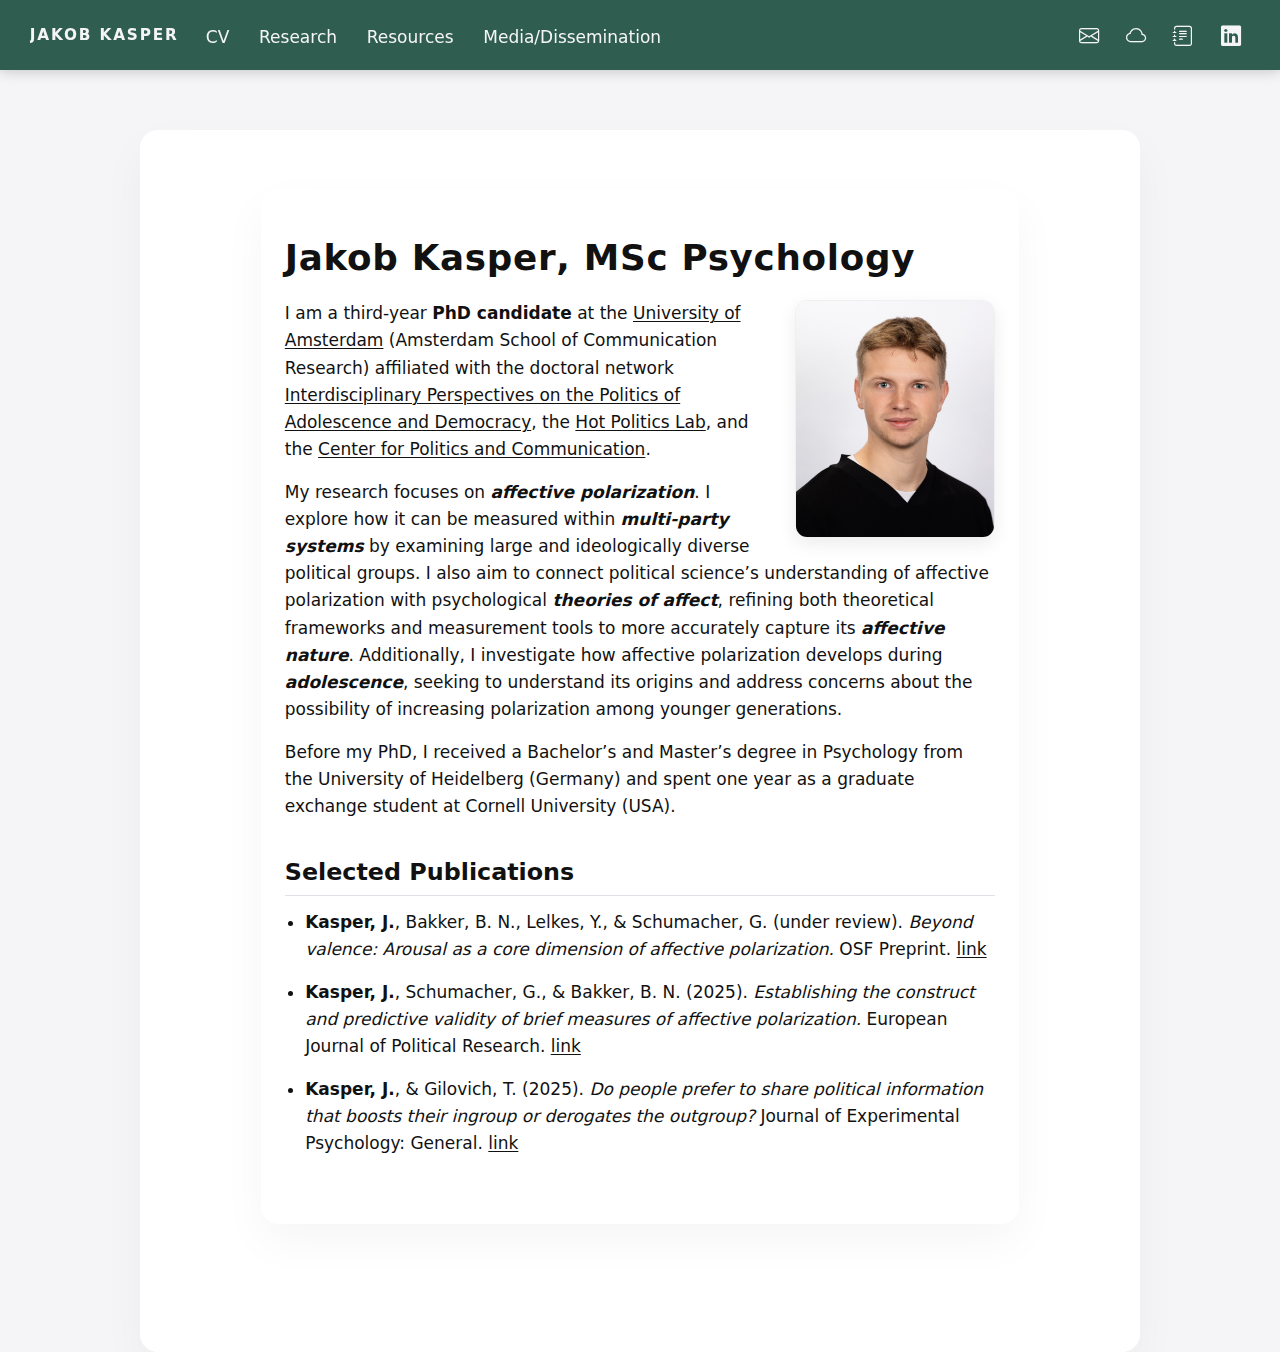
<file: docs/index.html>
<!DOCTYPE html>
<html xmlns="http://www.w3.org/1999/xhtml" lang="en" xml:lang="en"><head>

<meta charset="utf-8">
<meta name="generator" content="quarto-1.7.32">

<meta name="viewport" content="width=device-width, initial-scale=1.0, user-scalable=yes">


<title>Jakob Kasper</title>
<style>
code{white-space: pre-wrap;}
span.smallcaps{font-variant: small-caps;}
div.columns{display: flex; gap: min(4vw, 1.5em);}
div.column{flex: auto; overflow-x: auto;}
div.hanging-indent{margin-left: 1.5em; text-indent: -1.5em;}
ul.task-list{list-style: none;}
ul.task-list li input[type="checkbox"] {
  width: 0.8em;
  margin: 0 0.8em 0.2em -1em; /* quarto-specific, see https://github.com/quarto-dev/quarto-cli/issues/4556 */ 
  vertical-align: middle;
}
</style>


<script src="site_libs/quarto-nav/quarto-nav.js"></script>
<script src="site_libs/quarto-nav/headroom.min.js"></script>
<script src="site_libs/clipboard/clipboard.min.js"></script>
<script src="site_libs/quarto-html/quarto.js" type="module"></script>
<script src="site_libs/quarto-html/tabsets/tabsets.js" type="module"></script>
<script src="site_libs/quarto-html/popper.min.js"></script>
<script src="site_libs/quarto-html/tippy.umd.min.js"></script>
<script src="site_libs/quarto-html/anchor.min.js"></script>
<link href="site_libs/quarto-html/tippy.css" rel="stylesheet">
<link href="site_libs/quarto-html/quarto-syntax-highlighting-37eea08aefeeee20ff55810ff984fec1.css" rel="stylesheet" id="quarto-text-highlighting-styles">
<script src="site_libs/bootstrap/bootstrap.min.js"></script>
<link href="site_libs/bootstrap/bootstrap-icons.css" rel="stylesheet">
<link href="site_libs/bootstrap/bootstrap-991b1886d3c685c7aa2b62b80640c7af.min.css" rel="stylesheet" append-hash="true" id="quarto-bootstrap" data-mode="light">
<script id="quarto-search-options" type="application/json">{
  "language": {
    "search-no-results-text": "No results",
    "search-matching-documents-text": "matching documents",
    "search-copy-link-title": "Copy link to search",
    "search-hide-matches-text": "Hide additional matches",
    "search-more-match-text": "more match in this document",
    "search-more-matches-text": "more matches in this document",
    "search-clear-button-title": "Clear",
    "search-text-placeholder": "",
    "search-detached-cancel-button-title": "Cancel",
    "search-submit-button-title": "Submit",
    "search-label": "Search"
  }
}</script>


<link rel="stylesheet" href="style.css">
</head>

<body class="nav-fixed fullcontent quarto-light">

<div id="quarto-search-results"></div>
  <header id="quarto-header" class="headroom fixed-top">
    <nav class="navbar navbar-expand-lg " data-bs-theme="dark">
      <div class="navbar-container container-fluid">
      <div class="navbar-brand-container mx-auto">
    <a class="navbar-brand" href="./index.html">
    <span class="navbar-title">Jakob Kasper</span>
    </a>
  </div>
          <button class="navbar-toggler" type="button" data-bs-toggle="collapse" data-bs-target="#navbarCollapse" aria-controls="navbarCollapse" role="menu" aria-expanded="false" aria-label="Toggle navigation" onclick="if (window.quartoToggleHeadroom) { window.quartoToggleHeadroom(); }">
  <span class="navbar-toggler-icon"></span>
</button>
          <div class="collapse navbar-collapse" id="navbarCollapse">
            <ul class="navbar-nav navbar-nav-scroll me-auto">
  <li class="nav-item">
    <a class="nav-link" href="./cv.html"> 
<span class="menu-text">CV</span></a>
  </li>  
  <li class="nav-item">
    <a class="nav-link" href="./research.html"> 
<span class="menu-text">Research</span></a>
  </li>  
  <li class="nav-item">
    <a class="nav-link" href="./resources.html"> 
<span class="menu-text">Resources</span></a>
  </li>  
  <li class="nav-item">
    <a class="nav-link" href="./media.html"> 
<span class="menu-text">Media/Dissemination</span></a>
  </li>  
</ul>
            <ul class="navbar-nav navbar-nav-scroll ms-auto">
  <li class="nav-item compact">
    <a class="nav-link" href="mailto:j.kasper@uva.nl"> <i class="bi bi-envelope" role="img" aria-label="Email">
</i> 
<span class="menu-text"></span></a>
  </li>  
  <li class="nav-item compact">
    <a class="nav-link" href="https://bsky.app/profile/jakobkas.bsky.social"> <i class="bi bi-cloud" role="img" aria-label="Bluesky">
</i> 
<span class="menu-text"></span></a>
  </li>  
  <li class="nav-item compact">
    <a class="nav-link" href="https://scholar.google.com/citations?user=B0EWNtMAAAAJ&amp;hl=nl&amp;oi=ao"> <i class="bi bi-journal-text" role="img" aria-label="Google Scholar">
</i> 
<span class="menu-text"></span></a>
  </li>  
  <li class="nav-item compact">
    <a class="nav-link" href="https://www.linkedin.com/in/jakob-kasper-890914184/"> <i class="bi bi-linkedin" role="img" aria-label="LinkedIn">
</i> 
<span class="menu-text"></span></a>
  </li>  
</ul>
          </div> <!-- /navcollapse -->
            <div class="quarto-navbar-tools">
</div>
      </div> <!-- /container-fluid -->
    </nav>
</header>
<!-- content -->
<div id="quarto-content" class="quarto-container page-columns page-rows-contents page-layout-article page-navbar">
<!-- sidebar -->
<!-- margin-sidebar -->
    
<!-- main -->
<main class="content" id="quarto-document-content"><header id="title-block-header" class="quarto-title-block"></header>




<section id="jakob-kasper-msc-psychology" class="level1">
<h1><strong>Jakob Kasper</strong>, MSc Psychology</h1>
<p><img src="jakob.jpg" class="headshot"></p>
<p>I am a third-year <strong>PhD candidate</strong> at the <a href="https://www.uva.nl/profiel/k/a/j.kasper/j.kasper.html">University of Amsterdam</a> (Amsterdam School of Communication Research) affiliated with the doctoral network <a href="https://www.ippad.eu/">Interdisciplinary Perspectives on the Politics of Adolescence and Democracy</a>, the <a href="https://www.hotpolitics.eu/">Hot Politics Lab</a>, and the <a href="https://www.polcomm.org/about-2/">Center for Politics and Communication</a>.</p>
<p>My research focuses on <strong><em>affective polarization</em></strong>. I explore how it can be measured within <strong><em>multi-party systems</em></strong> by examining large and ideologically diverse political groups. I also aim to connect political science’s understanding of affective polarization with psychological <strong><em>theories of affect</em></strong>, refining both theoretical frameworks and measurement tools to more accurately capture its <strong><em>affective nature</em></strong>. Additionally, I investigate how affective polarization develops during <strong><em>adolescence</em></strong>, seeking to understand its origins and address concerns about the possibility of increasing polarization among younger generations.</p>
<p>Before my PhD, I received a Bachelor’s and Master’s degree in Psychology from the University of Heidelberg (Germany) and spent one year as a graduate exchange student at Cornell University (USA).</p>
<section id="selected-publications" class="level2">
<h2 class="anchored" data-anchor-id="selected-publications">Selected Publications</h2>
<ul>
<li><p><strong>Kasper, J.</strong>, Bakker, B. N., Lelkes, Y., &amp; Schumacher, G. (under review). <em>Beyond valence: Arousal as a core dimension of affective polarization.</em> OSF Preprint. <a href="https://doi.org/10.31234/osf.io/5dfbj_v1">link</a></p></li>
<li><p><strong>Kasper, J.</strong>, Schumacher, G., &amp; Bakker, B. N. (2025). <em>Establishing the construct and predictive validity of brief measures of affective polarization.</em> European Journal of Political Research. <a href="https://doi.org/10.1111/1475-6765.70022">link</a></p></li>
<li><p><strong>Kasper, J.</strong>, &amp; Gilovich, T. (2025). <em>Do people prefer to share political information that boosts their ingroup or derogates the outgroup?</em> Journal of Experimental Psychology: General. <a href="https://doi.org/10.1037/xge0001683">link</a></p></li>
</ul>


</section>
</section>

</main> <!-- /main -->
<script id="quarto-html-after-body" type="application/javascript">
  window.document.addEventListener("DOMContentLoaded", function (event) {
    const icon = "";
    const anchorJS = new window.AnchorJS();
    anchorJS.options = {
      placement: 'right',
      icon: icon
    };
    anchorJS.add('.anchored');
    const isCodeAnnotation = (el) => {
      for (const clz of el.classList) {
        if (clz.startsWith('code-annotation-')) {                     
          return true;
        }
      }
      return false;
    }
    const onCopySuccess = function(e) {
      // button target
      const button = e.trigger;
      // don't keep focus
      button.blur();
      // flash "checked"
      button.classList.add('code-copy-button-checked');
      var currentTitle = button.getAttribute("title");
      button.setAttribute("title", "Copied!");
      let tooltip;
      if (window.bootstrap) {
        button.setAttribute("data-bs-toggle", "tooltip");
        button.setAttribute("data-bs-placement", "left");
        button.setAttribute("data-bs-title", "Copied!");
        tooltip = new bootstrap.Tooltip(button, 
          { trigger: "manual", 
            customClass: "code-copy-button-tooltip",
            offset: [0, -8]});
        tooltip.show();    
      }
      setTimeout(function() {
        if (tooltip) {
          tooltip.hide();
          button.removeAttribute("data-bs-title");
          button.removeAttribute("data-bs-toggle");
          button.removeAttribute("data-bs-placement");
        }
        button.setAttribute("title", currentTitle);
        button.classList.remove('code-copy-button-checked');
      }, 1000);
      // clear code selection
      e.clearSelection();
    }
    const getTextToCopy = function(trigger) {
        const codeEl = trigger.previousElementSibling.cloneNode(true);
        for (const childEl of codeEl.children) {
          if (isCodeAnnotation(childEl)) {
            childEl.remove();
          }
        }
        return codeEl.innerText;
    }
    const clipboard = new window.ClipboardJS('.code-copy-button:not([data-in-quarto-modal])', {
      text: getTextToCopy
    });
    clipboard.on('success', onCopySuccess);
    if (window.document.getElementById('quarto-embedded-source-code-modal')) {
      const clipboardModal = new window.ClipboardJS('.code-copy-button[data-in-quarto-modal]', {
        text: getTextToCopy,
        container: window.document.getElementById('quarto-embedded-source-code-modal')
      });
      clipboardModal.on('success', onCopySuccess);
    }
      var localhostRegex = new RegExp(/^(?:http|https):\/\/localhost\:?[0-9]*\//);
      var mailtoRegex = new RegExp(/^mailto:/);
        var filterRegex = new RegExp('/' + window.location.host + '/');
      var isInternal = (href) => {
          return filterRegex.test(href) || localhostRegex.test(href) || mailtoRegex.test(href);
      }
      // Inspect non-navigation links and adorn them if external
     var links = window.document.querySelectorAll('a[href]:not(.nav-link):not(.navbar-brand):not(.toc-action):not(.sidebar-link):not(.sidebar-item-toggle):not(.pagination-link):not(.no-external):not([aria-hidden]):not(.dropdown-item):not(.quarto-navigation-tool):not(.about-link)');
      for (var i=0; i<links.length; i++) {
        const link = links[i];
        if (!isInternal(link.href)) {
          // undo the damage that might have been done by quarto-nav.js in the case of
          // links that we want to consider external
          if (link.dataset.originalHref !== undefined) {
            link.href = link.dataset.originalHref;
          }
        }
      }
    function tippyHover(el, contentFn, onTriggerFn, onUntriggerFn) {
      const config = {
        allowHTML: true,
        maxWidth: 500,
        delay: 100,
        arrow: false,
        appendTo: function(el) {
            return el.parentElement;
        },
        interactive: true,
        interactiveBorder: 10,
        theme: 'quarto',
        placement: 'bottom-start',
      };
      if (contentFn) {
        config.content = contentFn;
      }
      if (onTriggerFn) {
        config.onTrigger = onTriggerFn;
      }
      if (onUntriggerFn) {
        config.onUntrigger = onUntriggerFn;
      }
      window.tippy(el, config); 
    }
    const noterefs = window.document.querySelectorAll('a[role="doc-noteref"]');
    for (var i=0; i<noterefs.length; i++) {
      const ref = noterefs[i];
      tippyHover(ref, function() {
        // use id or data attribute instead here
        let href = ref.getAttribute('data-footnote-href') || ref.getAttribute('href');
        try { href = new URL(href).hash; } catch {}
        const id = href.replace(/^#\/?/, "");
        const note = window.document.getElementById(id);
        if (note) {
          return note.innerHTML;
        } else {
          return "";
        }
      });
    }
    const xrefs = window.document.querySelectorAll('a.quarto-xref');
    const processXRef = (id, note) => {
      // Strip column container classes
      const stripColumnClz = (el) => {
        el.classList.remove("page-full", "page-columns");
        if (el.children) {
          for (const child of el.children) {
            stripColumnClz(child);
          }
        }
      }
      stripColumnClz(note)
      if (id === null || id.startsWith('sec-')) {
        // Special case sections, only their first couple elements
        const container = document.createElement("div");
        if (note.children && note.children.length > 2) {
          container.appendChild(note.children[0].cloneNode(true));
          for (let i = 1; i < note.children.length; i++) {
            const child = note.children[i];
            if (child.tagName === "P" && child.innerText === "") {
              continue;
            } else {
              container.appendChild(child.cloneNode(true));
              break;
            }
          }
          if (window.Quarto?.typesetMath) {
            window.Quarto.typesetMath(container);
          }
          return container.innerHTML
        } else {
          if (window.Quarto?.typesetMath) {
            window.Quarto.typesetMath(note);
          }
          return note.innerHTML;
        }
      } else {
        // Remove any anchor links if they are present
        const anchorLink = note.querySelector('a.anchorjs-link');
        if (anchorLink) {
          anchorLink.remove();
        }
        if (window.Quarto?.typesetMath) {
          window.Quarto.typesetMath(note);
        }
        if (note.classList.contains("callout")) {
          return note.outerHTML;
        } else {
          return note.innerHTML;
        }
      }
    }
    for (var i=0; i<xrefs.length; i++) {
      const xref = xrefs[i];
      tippyHover(xref, undefined, function(instance) {
        instance.disable();
        let url = xref.getAttribute('href');
        let hash = undefined; 
        if (url.startsWith('#')) {
          hash = url;
        } else {
          try { hash = new URL(url).hash; } catch {}
        }
        if (hash) {
          const id = hash.replace(/^#\/?/, "");
          const note = window.document.getElementById(id);
          if (note !== null) {
            try {
              const html = processXRef(id, note.cloneNode(true));
              instance.setContent(html);
            } finally {
              instance.enable();
              instance.show();
            }
          } else {
            // See if we can fetch this
            fetch(url.split('#')[0])
            .then(res => res.text())
            .then(html => {
              const parser = new DOMParser();
              const htmlDoc = parser.parseFromString(html, "text/html");
              const note = htmlDoc.getElementById(id);
              if (note !== null) {
                const html = processXRef(id, note);
                instance.setContent(html);
              } 
            }).finally(() => {
              instance.enable();
              instance.show();
            });
          }
        } else {
          // See if we can fetch a full url (with no hash to target)
          // This is a special case and we should probably do some content thinning / targeting
          fetch(url)
          .then(res => res.text())
          .then(html => {
            const parser = new DOMParser();
            const htmlDoc = parser.parseFromString(html, "text/html");
            const note = htmlDoc.querySelector('main.content');
            if (note !== null) {
              // This should only happen for chapter cross references
              // (since there is no id in the URL)
              // remove the first header
              if (note.children.length > 0 && note.children[0].tagName === "HEADER") {
                note.children[0].remove();
              }
              const html = processXRef(null, note);
              instance.setContent(html);
            } 
          }).finally(() => {
            instance.enable();
            instance.show();
          });
        }
      }, function(instance) {
      });
    }
        let selectedAnnoteEl;
        const selectorForAnnotation = ( cell, annotation) => {
          let cellAttr = 'data-code-cell="' + cell + '"';
          let lineAttr = 'data-code-annotation="' +  annotation + '"';
          const selector = 'span[' + cellAttr + '][' + lineAttr + ']';
          return selector;
        }
        const selectCodeLines = (annoteEl) => {
          const doc = window.document;
          const targetCell = annoteEl.getAttribute("data-target-cell");
          const targetAnnotation = annoteEl.getAttribute("data-target-annotation");
          const annoteSpan = window.document.querySelector(selectorForAnnotation(targetCell, targetAnnotation));
          const lines = annoteSpan.getAttribute("data-code-lines").split(",");
          const lineIds = lines.map((line) => {
            return targetCell + "-" + line;
          })
          let top = null;
          let height = null;
          let parent = null;
          if (lineIds.length > 0) {
              //compute the position of the single el (top and bottom and make a div)
              const el = window.document.getElementById(lineIds[0]);
              top = el.offsetTop;
              height = el.offsetHeight;
              parent = el.parentElement.parentElement;
            if (lineIds.length > 1) {
              const lastEl = window.document.getElementById(lineIds[lineIds.length - 1]);
              const bottom = lastEl.offsetTop + lastEl.offsetHeight;
              height = bottom - top;
            }
            if (top !== null && height !== null && parent !== null) {
              // cook up a div (if necessary) and position it 
              let div = window.document.getElementById("code-annotation-line-highlight");
              if (div === null) {
                div = window.document.createElement("div");
                div.setAttribute("id", "code-annotation-line-highlight");
                div.style.position = 'absolute';
                parent.appendChild(div);
              }
              div.style.top = top - 2 + "px";
              div.style.height = height + 4 + "px";
              div.style.left = 0;
              let gutterDiv = window.document.getElementById("code-annotation-line-highlight-gutter");
              if (gutterDiv === null) {
                gutterDiv = window.document.createElement("div");
                gutterDiv.setAttribute("id", "code-annotation-line-highlight-gutter");
                gutterDiv.style.position = 'absolute';
                const codeCell = window.document.getElementById(targetCell);
                const gutter = codeCell.querySelector('.code-annotation-gutter');
                gutter.appendChild(gutterDiv);
              }
              gutterDiv.style.top = top - 2 + "px";
              gutterDiv.style.height = height + 4 + "px";
            }
            selectedAnnoteEl = annoteEl;
          }
        };
        const unselectCodeLines = () => {
          const elementsIds = ["code-annotation-line-highlight", "code-annotation-line-highlight-gutter"];
          elementsIds.forEach((elId) => {
            const div = window.document.getElementById(elId);
            if (div) {
              div.remove();
            }
          });
          selectedAnnoteEl = undefined;
        };
          // Handle positioning of the toggle
      window.addEventListener(
        "resize",
        throttle(() => {
          elRect = undefined;
          if (selectedAnnoteEl) {
            selectCodeLines(selectedAnnoteEl);
          }
        }, 10)
      );
      function throttle(fn, ms) {
      let throttle = false;
      let timer;
        return (...args) => {
          if(!throttle) { // first call gets through
              fn.apply(this, args);
              throttle = true;
          } else { // all the others get throttled
              if(timer) clearTimeout(timer); // cancel #2
              timer = setTimeout(() => {
                fn.apply(this, args);
                timer = throttle = false;
              }, ms);
          }
        };
      }
        // Attach click handler to the DT
        const annoteDls = window.document.querySelectorAll('dt[data-target-cell]');
        for (const annoteDlNode of annoteDls) {
          annoteDlNode.addEventListener('click', (event) => {
            const clickedEl = event.target;
            if (clickedEl !== selectedAnnoteEl) {
              unselectCodeLines();
              const activeEl = window.document.querySelector('dt[data-target-cell].code-annotation-active');
              if (activeEl) {
                activeEl.classList.remove('code-annotation-active');
              }
              selectCodeLines(clickedEl);
              clickedEl.classList.add('code-annotation-active');
            } else {
              // Unselect the line
              unselectCodeLines();
              clickedEl.classList.remove('code-annotation-active');
            }
          });
        }
    const findCites = (el) => {
      const parentEl = el.parentElement;
      if (parentEl) {
        const cites = parentEl.dataset.cites;
        if (cites) {
          return {
            el,
            cites: cites.split(' ')
          };
        } else {
          return findCites(el.parentElement)
        }
      } else {
        return undefined;
      }
    };
    var bibliorefs = window.document.querySelectorAll('a[role="doc-biblioref"]');
    for (var i=0; i<bibliorefs.length; i++) {
      const ref = bibliorefs[i];
      const citeInfo = findCites(ref);
      if (citeInfo) {
        tippyHover(citeInfo.el, function() {
          var popup = window.document.createElement('div');
          citeInfo.cites.forEach(function(cite) {
            var citeDiv = window.document.createElement('div');
            citeDiv.classList.add('hanging-indent');
            citeDiv.classList.add('csl-entry');
            var biblioDiv = window.document.getElementById('ref-' + cite);
            if (biblioDiv) {
              citeDiv.innerHTML = biblioDiv.innerHTML;
            }
            popup.appendChild(citeDiv);
          });
          return popup.innerHTML;
        });
      }
    }
  });
  </script>
</div> <!-- /content -->




</body></html>
</file>
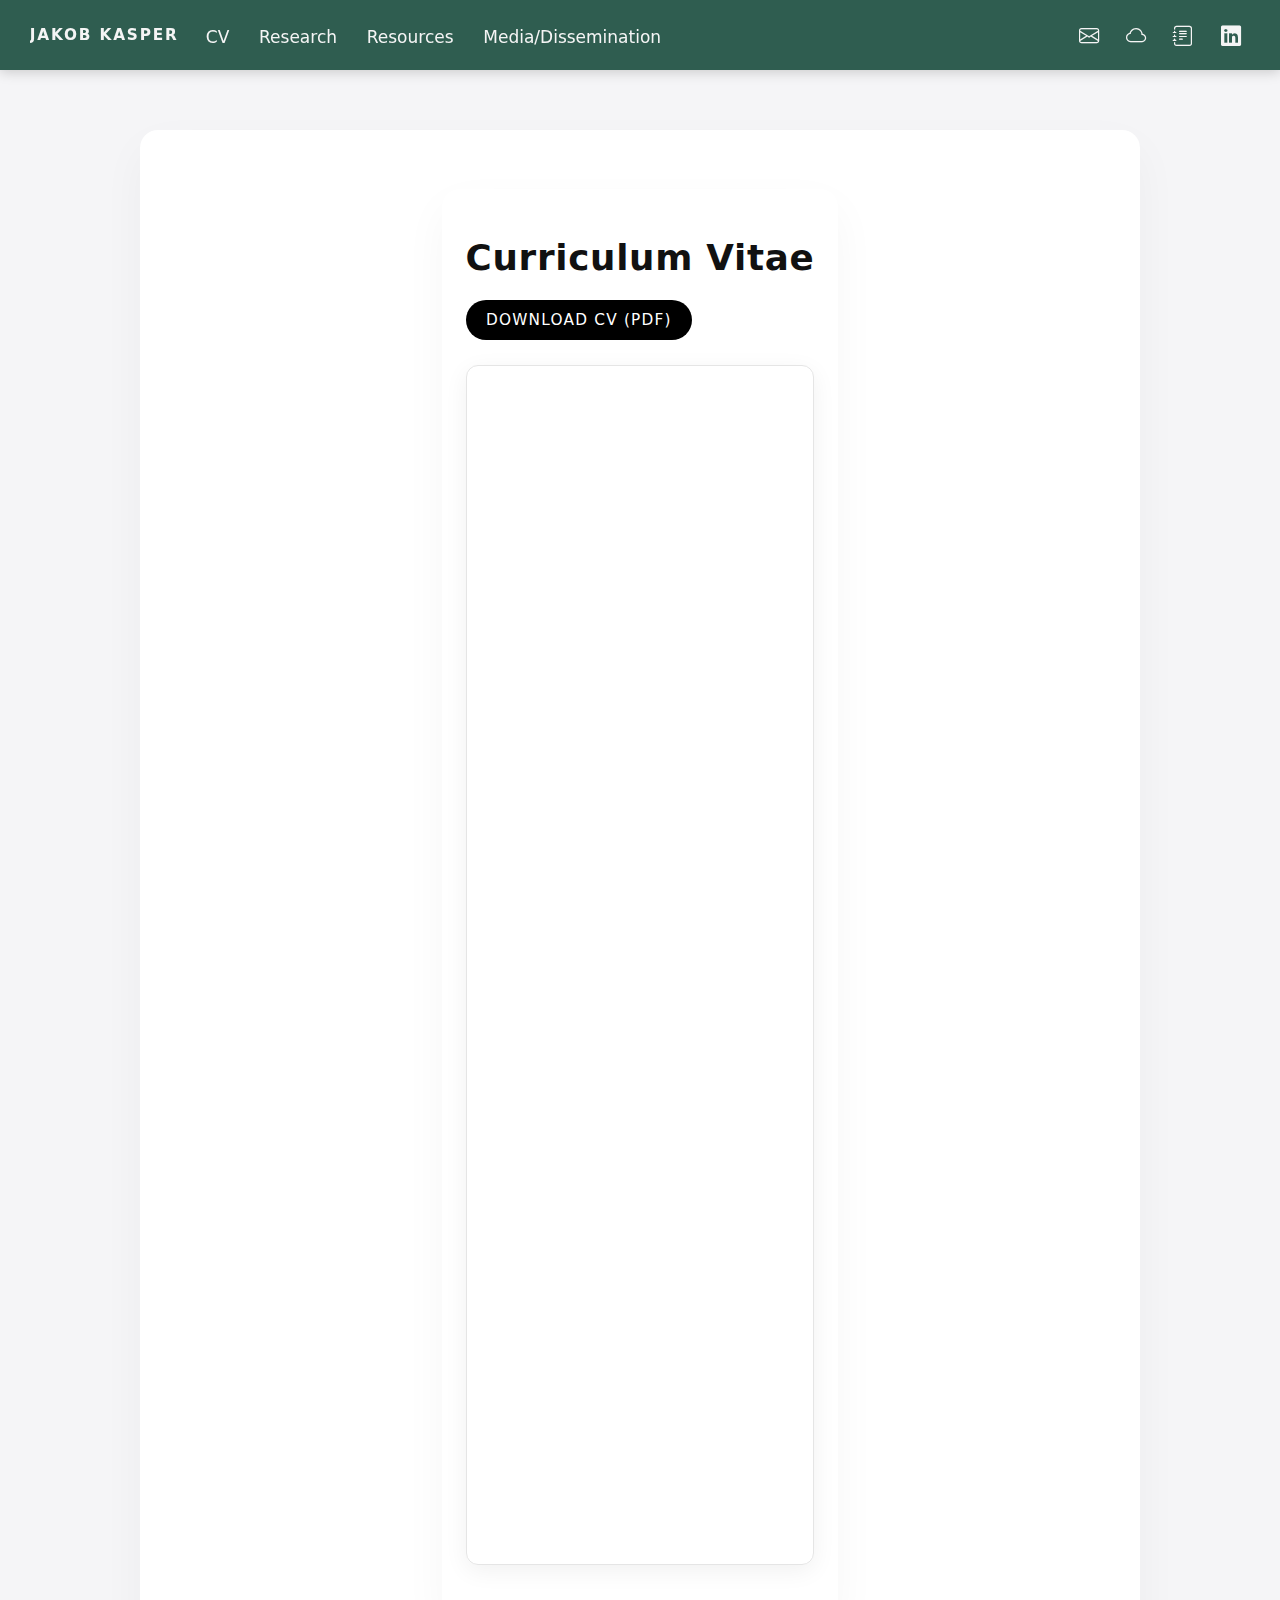
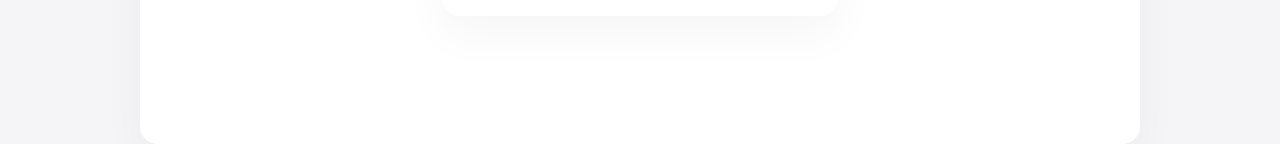
<file: docs/cv.html>
<!DOCTYPE html>
<html xmlns="http://www.w3.org/1999/xhtml" lang="en" xml:lang="en"><head>

<meta charset="utf-8">
<meta name="generator" content="quarto-1.7.32">

<meta name="viewport" content="width=device-width, initial-scale=1.0, user-scalable=yes">


<title>cv – Jakob Kasper</title>
<style>
code{white-space: pre-wrap;}
span.smallcaps{font-variant: small-caps;}
div.columns{display: flex; gap: min(4vw, 1.5em);}
div.column{flex: auto; overflow-x: auto;}
div.hanging-indent{margin-left: 1.5em; text-indent: -1.5em;}
ul.task-list{list-style: none;}
ul.task-list li input[type="checkbox"] {
  width: 0.8em;
  margin: 0 0.8em 0.2em -1em; /* quarto-specific, see https://github.com/quarto-dev/quarto-cli/issues/4556 */ 
  vertical-align: middle;
}
</style>


<script src="site_libs/quarto-nav/quarto-nav.js"></script>
<script src="site_libs/quarto-nav/headroom.min.js"></script>
<script src="site_libs/clipboard/clipboard.min.js"></script>
<script src="site_libs/quarto-html/quarto.js" type="module"></script>
<script src="site_libs/quarto-html/tabsets/tabsets.js" type="module"></script>
<script src="site_libs/quarto-html/popper.min.js"></script>
<script src="site_libs/quarto-html/tippy.umd.min.js"></script>
<script src="site_libs/quarto-html/anchor.min.js"></script>
<link href="site_libs/quarto-html/tippy.css" rel="stylesheet">
<link href="site_libs/quarto-html/quarto-syntax-highlighting-37eea08aefeeee20ff55810ff984fec1.css" rel="stylesheet" id="quarto-text-highlighting-styles">
<script src="site_libs/bootstrap/bootstrap.min.js"></script>
<link href="site_libs/bootstrap/bootstrap-icons.css" rel="stylesheet">
<link href="site_libs/bootstrap/bootstrap-991b1886d3c685c7aa2b62b80640c7af.min.css" rel="stylesheet" append-hash="true" id="quarto-bootstrap" data-mode="light">
<script id="quarto-search-options" type="application/json">{
  "language": {
    "search-no-results-text": "No results",
    "search-matching-documents-text": "matching documents",
    "search-copy-link-title": "Copy link to search",
    "search-hide-matches-text": "Hide additional matches",
    "search-more-match-text": "more match in this document",
    "search-more-matches-text": "more matches in this document",
    "search-clear-button-title": "Clear",
    "search-text-placeholder": "",
    "search-detached-cancel-button-title": "Cancel",
    "search-submit-button-title": "Submit",
    "search-label": "Search"
  }
}</script>


<link rel="stylesheet" href="style.css">
</head>

<body class="nav-fixed fullcontent quarto-light">

<div id="quarto-search-results"></div>
  <header id="quarto-header" class="headroom fixed-top">
    <nav class="navbar navbar-expand-lg " data-bs-theme="dark">
      <div class="navbar-container container-fluid">
      <div class="navbar-brand-container mx-auto">
    <a class="navbar-brand" href="./index.html">
    <span class="navbar-title">Jakob Kasper</span>
    </a>
  </div>
          <button class="navbar-toggler" type="button" data-bs-toggle="collapse" data-bs-target="#navbarCollapse" aria-controls="navbarCollapse" role="menu" aria-expanded="false" aria-label="Toggle navigation" onclick="if (window.quartoToggleHeadroom) { window.quartoToggleHeadroom(); }">
  <span class="navbar-toggler-icon"></span>
</button>
          <div class="collapse navbar-collapse" id="navbarCollapse">
            <ul class="navbar-nav navbar-nav-scroll me-auto">
  <li class="nav-item">
    <a class="nav-link active" href="./cv.html" aria-current="page"> 
<span class="menu-text">CV</span></a>
  </li>  
  <li class="nav-item">
    <a class="nav-link" href="./research.html"> 
<span class="menu-text">Research</span></a>
  </li>  
  <li class="nav-item">
    <a class="nav-link" href="./resources.html"> 
<span class="menu-text">Resources</span></a>
  </li>  
  <li class="nav-item">
    <a class="nav-link" href="./media.html"> 
<span class="menu-text">Media/Dissemination</span></a>
  </li>  
</ul>
            <ul class="navbar-nav navbar-nav-scroll ms-auto">
  <li class="nav-item compact">
    <a class="nav-link" href="mailto:j.kasper@uva.nl"> <i class="bi bi-envelope" role="img" aria-label="Email">
</i> 
<span class="menu-text"></span></a>
  </li>  
  <li class="nav-item compact">
    <a class="nav-link" href="https://bsky.app/profile/jakobkas.bsky.social"> <i class="bi bi-cloud" role="img" aria-label="Bluesky">
</i> 
<span class="menu-text"></span></a>
  </li>  
  <li class="nav-item compact">
    <a class="nav-link" href="https://scholar.google.com/citations?user=B0EWNtMAAAAJ&amp;hl=nl&amp;oi=ao"> <i class="bi bi-journal-text" role="img" aria-label="Google Scholar">
</i> 
<span class="menu-text"></span></a>
  </li>  
  <li class="nav-item compact">
    <a class="nav-link" href="https://www.linkedin.com/in/jakob-kasper-890914184/"> <i class="bi bi-linkedin" role="img" aria-label="LinkedIn">
</i> 
<span class="menu-text"></span></a>
  </li>  
</ul>
          </div> <!-- /navcollapse -->
            <div class="quarto-navbar-tools">
</div>
      </div> <!-- /container-fluid -->
    </nav>
</header>
<!-- content -->
<div id="quarto-content" class="quarto-container page-columns page-rows-contents page-layout-article page-navbar">
<!-- sidebar -->
<!-- margin-sidebar -->
    
<!-- main -->
<main class="content" id="quarto-document-content"><header id="title-block-header" class="quarto-title-block"></header>




<section id="curriculum-vitae" class="level1">
<h1>Curriculum Vitae</h1>
<div class="cv-download">
<p><a href="cv.pdf" download="" class="cv-button">Download CV (PDF)</a></p>
</div>
<iframe src="cv.pdf#zoom=50&amp;view=FitH" class="cv-frame">
</iframe>


</section>

</main> <!-- /main -->
<script id="quarto-html-after-body" type="application/javascript">
  window.document.addEventListener("DOMContentLoaded", function (event) {
    const icon = "";
    const anchorJS = new window.AnchorJS();
    anchorJS.options = {
      placement: 'right',
      icon: icon
    };
    anchorJS.add('.anchored');
    const isCodeAnnotation = (el) => {
      for (const clz of el.classList) {
        if (clz.startsWith('code-annotation-')) {                     
          return true;
        }
      }
      return false;
    }
    const onCopySuccess = function(e) {
      // button target
      const button = e.trigger;
      // don't keep focus
      button.blur();
      // flash "checked"
      button.classList.add('code-copy-button-checked');
      var currentTitle = button.getAttribute("title");
      button.setAttribute("title", "Copied!");
      let tooltip;
      if (window.bootstrap) {
        button.setAttribute("data-bs-toggle", "tooltip");
        button.setAttribute("data-bs-placement", "left");
        button.setAttribute("data-bs-title", "Copied!");
        tooltip = new bootstrap.Tooltip(button, 
          { trigger: "manual", 
            customClass: "code-copy-button-tooltip",
            offset: [0, -8]});
        tooltip.show();    
      }
      setTimeout(function() {
        if (tooltip) {
          tooltip.hide();
          button.removeAttribute("data-bs-title");
          button.removeAttribute("data-bs-toggle");
          button.removeAttribute("data-bs-placement");
        }
        button.setAttribute("title", currentTitle);
        button.classList.remove('code-copy-button-checked');
      }, 1000);
      // clear code selection
      e.clearSelection();
    }
    const getTextToCopy = function(trigger) {
        const codeEl = trigger.previousElementSibling.cloneNode(true);
        for (const childEl of codeEl.children) {
          if (isCodeAnnotation(childEl)) {
            childEl.remove();
          }
        }
        return codeEl.innerText;
    }
    const clipboard = new window.ClipboardJS('.code-copy-button:not([data-in-quarto-modal])', {
      text: getTextToCopy
    });
    clipboard.on('success', onCopySuccess);
    if (window.document.getElementById('quarto-embedded-source-code-modal')) {
      const clipboardModal = new window.ClipboardJS('.code-copy-button[data-in-quarto-modal]', {
        text: getTextToCopy,
        container: window.document.getElementById('quarto-embedded-source-code-modal')
      });
      clipboardModal.on('success', onCopySuccess);
    }
      var localhostRegex = new RegExp(/^(?:http|https):\/\/localhost\:?[0-9]*\//);
      var mailtoRegex = new RegExp(/^mailto:/);
        var filterRegex = new RegExp('/' + window.location.host + '/');
      var isInternal = (href) => {
          return filterRegex.test(href) || localhostRegex.test(href) || mailtoRegex.test(href);
      }
      // Inspect non-navigation links and adorn them if external
     var links = window.document.querySelectorAll('a[href]:not(.nav-link):not(.navbar-brand):not(.toc-action):not(.sidebar-link):not(.sidebar-item-toggle):not(.pagination-link):not(.no-external):not([aria-hidden]):not(.dropdown-item):not(.quarto-navigation-tool):not(.about-link)');
      for (var i=0; i<links.length; i++) {
        const link = links[i];
        if (!isInternal(link.href)) {
          // undo the damage that might have been done by quarto-nav.js in the case of
          // links that we want to consider external
          if (link.dataset.originalHref !== undefined) {
            link.href = link.dataset.originalHref;
          }
        }
      }
    function tippyHover(el, contentFn, onTriggerFn, onUntriggerFn) {
      const config = {
        allowHTML: true,
        maxWidth: 500,
        delay: 100,
        arrow: false,
        appendTo: function(el) {
            return el.parentElement;
        },
        interactive: true,
        interactiveBorder: 10,
        theme: 'quarto',
        placement: 'bottom-start',
      };
      if (contentFn) {
        config.content = contentFn;
      }
      if (onTriggerFn) {
        config.onTrigger = onTriggerFn;
      }
      if (onUntriggerFn) {
        config.onUntrigger = onUntriggerFn;
      }
      window.tippy(el, config); 
    }
    const noterefs = window.document.querySelectorAll('a[role="doc-noteref"]');
    for (var i=0; i<noterefs.length; i++) {
      const ref = noterefs[i];
      tippyHover(ref, function() {
        // use id or data attribute instead here
        let href = ref.getAttribute('data-footnote-href') || ref.getAttribute('href');
        try { href = new URL(href).hash; } catch {}
        const id = href.replace(/^#\/?/, "");
        const note = window.document.getElementById(id);
        if (note) {
          return note.innerHTML;
        } else {
          return "";
        }
      });
    }
    const xrefs = window.document.querySelectorAll('a.quarto-xref');
    const processXRef = (id, note) => {
      // Strip column container classes
      const stripColumnClz = (el) => {
        el.classList.remove("page-full", "page-columns");
        if (el.children) {
          for (const child of el.children) {
            stripColumnClz(child);
          }
        }
      }
      stripColumnClz(note)
      if (id === null || id.startsWith('sec-')) {
        // Special case sections, only their first couple elements
        const container = document.createElement("div");
        if (note.children && note.children.length > 2) {
          container.appendChild(note.children[0].cloneNode(true));
          for (let i = 1; i < note.children.length; i++) {
            const child = note.children[i];
            if (child.tagName === "P" && child.innerText === "") {
              continue;
            } else {
              container.appendChild(child.cloneNode(true));
              break;
            }
          }
          if (window.Quarto?.typesetMath) {
            window.Quarto.typesetMath(container);
          }
          return container.innerHTML
        } else {
          if (window.Quarto?.typesetMath) {
            window.Quarto.typesetMath(note);
          }
          return note.innerHTML;
        }
      } else {
        // Remove any anchor links if they are present
        const anchorLink = note.querySelector('a.anchorjs-link');
        if (anchorLink) {
          anchorLink.remove();
        }
        if (window.Quarto?.typesetMath) {
          window.Quarto.typesetMath(note);
        }
        if (note.classList.contains("callout")) {
          return note.outerHTML;
        } else {
          return note.innerHTML;
        }
      }
    }
    for (var i=0; i<xrefs.length; i++) {
      const xref = xrefs[i];
      tippyHover(xref, undefined, function(instance) {
        instance.disable();
        let url = xref.getAttribute('href');
        let hash = undefined; 
        if (url.startsWith('#')) {
          hash = url;
        } else {
          try { hash = new URL(url).hash; } catch {}
        }
        if (hash) {
          const id = hash.replace(/^#\/?/, "");
          const note = window.document.getElementById(id);
          if (note !== null) {
            try {
              const html = processXRef(id, note.cloneNode(true));
              instance.setContent(html);
            } finally {
              instance.enable();
              instance.show();
            }
          } else {
            // See if we can fetch this
            fetch(url.split('#')[0])
            .then(res => res.text())
            .then(html => {
              const parser = new DOMParser();
              const htmlDoc = parser.parseFromString(html, "text/html");
              const note = htmlDoc.getElementById(id);
              if (note !== null) {
                const html = processXRef(id, note);
                instance.setContent(html);
              } 
            }).finally(() => {
              instance.enable();
              instance.show();
            });
          }
        } else {
          // See if we can fetch a full url (with no hash to target)
          // This is a special case and we should probably do some content thinning / targeting
          fetch(url)
          .then(res => res.text())
          .then(html => {
            const parser = new DOMParser();
            const htmlDoc = parser.parseFromString(html, "text/html");
            const note = htmlDoc.querySelector('main.content');
            if (note !== null) {
              // This should only happen for chapter cross references
              // (since there is no id in the URL)
              // remove the first header
              if (note.children.length > 0 && note.children[0].tagName === "HEADER") {
                note.children[0].remove();
              }
              const html = processXRef(null, note);
              instance.setContent(html);
            } 
          }).finally(() => {
            instance.enable();
            instance.show();
          });
        }
      }, function(instance) {
      });
    }
        let selectedAnnoteEl;
        const selectorForAnnotation = ( cell, annotation) => {
          let cellAttr = 'data-code-cell="' + cell + '"';
          let lineAttr = 'data-code-annotation="' +  annotation + '"';
          const selector = 'span[' + cellAttr + '][' + lineAttr + ']';
          return selector;
        }
        const selectCodeLines = (annoteEl) => {
          const doc = window.document;
          const targetCell = annoteEl.getAttribute("data-target-cell");
          const targetAnnotation = annoteEl.getAttribute("data-target-annotation");
          const annoteSpan = window.document.querySelector(selectorForAnnotation(targetCell, targetAnnotation));
          const lines = annoteSpan.getAttribute("data-code-lines").split(",");
          const lineIds = lines.map((line) => {
            return targetCell + "-" + line;
          })
          let top = null;
          let height = null;
          let parent = null;
          if (lineIds.length > 0) {
              //compute the position of the single el (top and bottom and make a div)
              const el = window.document.getElementById(lineIds[0]);
              top = el.offsetTop;
              height = el.offsetHeight;
              parent = el.parentElement.parentElement;
            if (lineIds.length > 1) {
              const lastEl = window.document.getElementById(lineIds[lineIds.length - 1]);
              const bottom = lastEl.offsetTop + lastEl.offsetHeight;
              height = bottom - top;
            }
            if (top !== null && height !== null && parent !== null) {
              // cook up a div (if necessary) and position it 
              let div = window.document.getElementById("code-annotation-line-highlight");
              if (div === null) {
                div = window.document.createElement("div");
                div.setAttribute("id", "code-annotation-line-highlight");
                div.style.position = 'absolute';
                parent.appendChild(div);
              }
              div.style.top = top - 2 + "px";
              div.style.height = height + 4 + "px";
              div.style.left = 0;
              let gutterDiv = window.document.getElementById("code-annotation-line-highlight-gutter");
              if (gutterDiv === null) {
                gutterDiv = window.document.createElement("div");
                gutterDiv.setAttribute("id", "code-annotation-line-highlight-gutter");
                gutterDiv.style.position = 'absolute';
                const codeCell = window.document.getElementById(targetCell);
                const gutter = codeCell.querySelector('.code-annotation-gutter');
                gutter.appendChild(gutterDiv);
              }
              gutterDiv.style.top = top - 2 + "px";
              gutterDiv.style.height = height + 4 + "px";
            }
            selectedAnnoteEl = annoteEl;
          }
        };
        const unselectCodeLines = () => {
          const elementsIds = ["code-annotation-line-highlight", "code-annotation-line-highlight-gutter"];
          elementsIds.forEach((elId) => {
            const div = window.document.getElementById(elId);
            if (div) {
              div.remove();
            }
          });
          selectedAnnoteEl = undefined;
        };
          // Handle positioning of the toggle
      window.addEventListener(
        "resize",
        throttle(() => {
          elRect = undefined;
          if (selectedAnnoteEl) {
            selectCodeLines(selectedAnnoteEl);
          }
        }, 10)
      );
      function throttle(fn, ms) {
      let throttle = false;
      let timer;
        return (...args) => {
          if(!throttle) { // first call gets through
              fn.apply(this, args);
              throttle = true;
          } else { // all the others get throttled
              if(timer) clearTimeout(timer); // cancel #2
              timer = setTimeout(() => {
                fn.apply(this, args);
                timer = throttle = false;
              }, ms);
          }
        };
      }
        // Attach click handler to the DT
        const annoteDls = window.document.querySelectorAll('dt[data-target-cell]');
        for (const annoteDlNode of annoteDls) {
          annoteDlNode.addEventListener('click', (event) => {
            const clickedEl = event.target;
            if (clickedEl !== selectedAnnoteEl) {
              unselectCodeLines();
              const activeEl = window.document.querySelector('dt[data-target-cell].code-annotation-active');
              if (activeEl) {
                activeEl.classList.remove('code-annotation-active');
              }
              selectCodeLines(clickedEl);
              clickedEl.classList.add('code-annotation-active');
            } else {
              // Unselect the line
              unselectCodeLines();
              clickedEl.classList.remove('code-annotation-active');
            }
          });
        }
    const findCites = (el) => {
      const parentEl = el.parentElement;
      if (parentEl) {
        const cites = parentEl.dataset.cites;
        if (cites) {
          return {
            el,
            cites: cites.split(' ')
          };
        } else {
          return findCites(el.parentElement)
        }
      } else {
        return undefined;
      }
    };
    var bibliorefs = window.document.querySelectorAll('a[role="doc-biblioref"]');
    for (var i=0; i<bibliorefs.length; i++) {
      const ref = bibliorefs[i];
      const citeInfo = findCites(ref);
      if (citeInfo) {
        tippyHover(citeInfo.el, function() {
          var popup = window.document.createElement('div');
          citeInfo.cites.forEach(function(cite) {
            var citeDiv = window.document.createElement('div');
            citeDiv.classList.add('hanging-indent');
            citeDiv.classList.add('csl-entry');
            var biblioDiv = window.document.getElementById('ref-' + cite);
            if (biblioDiv) {
              citeDiv.innerHTML = biblioDiv.innerHTML;
            }
            popup.appendChild(citeDiv);
          });
          return popup.innerHTML;
        });
      }
    }
  });
  </script>
</div> <!-- /content -->




</body></html>
</file>
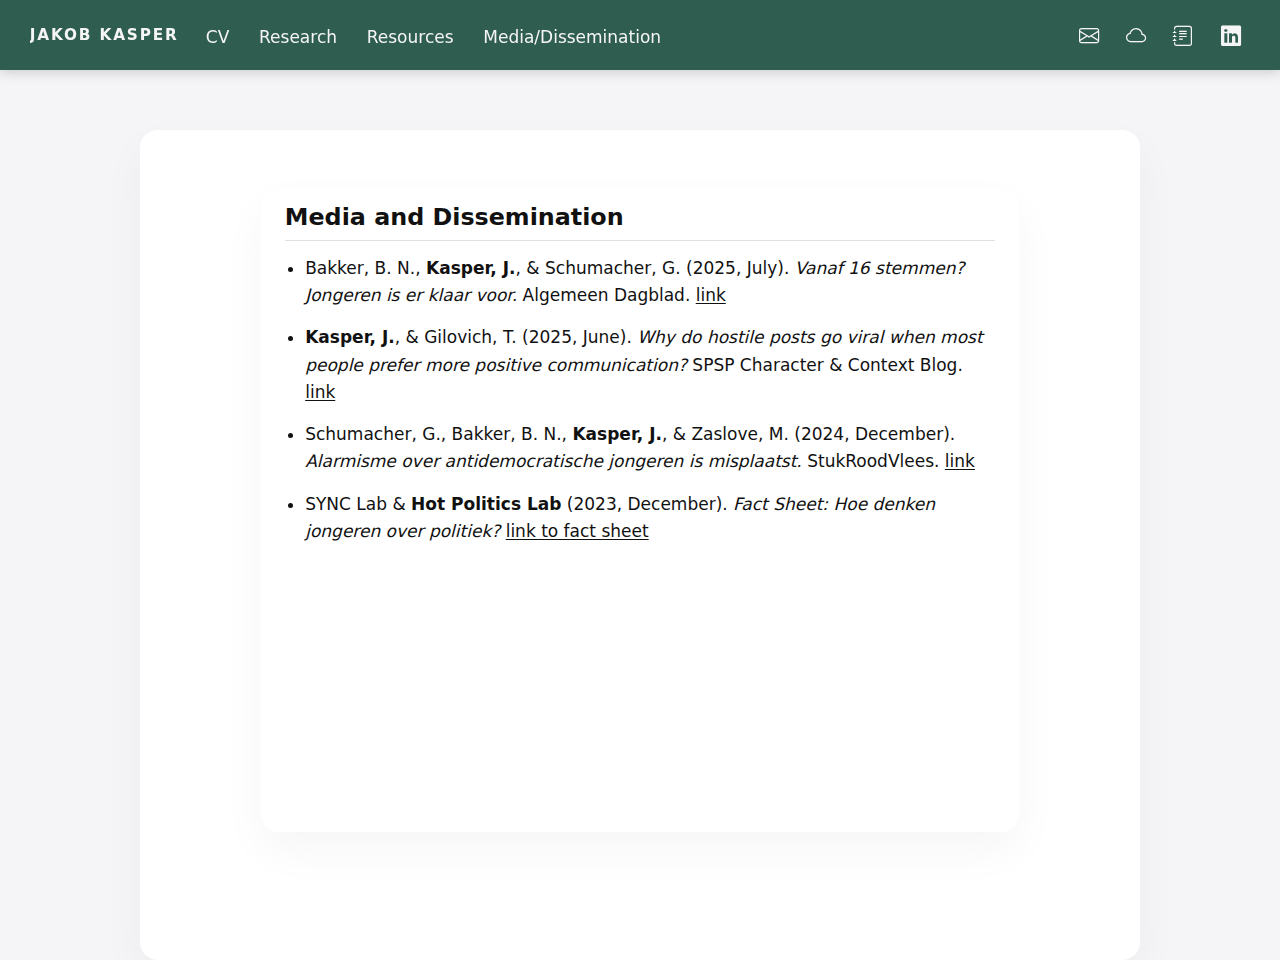
<file: docs/media.html>
<!DOCTYPE html>
<html xmlns="http://www.w3.org/1999/xhtml" lang="en" xml:lang="en"><head>

<meta charset="utf-8">
<meta name="generator" content="quarto-1.7.32">

<meta name="viewport" content="width=device-width, initial-scale=1.0, user-scalable=yes">


<title>Media/Dissemination – Jakob Kasper</title>
<style>
code{white-space: pre-wrap;}
span.smallcaps{font-variant: small-caps;}
div.columns{display: flex; gap: min(4vw, 1.5em);}
div.column{flex: auto; overflow-x: auto;}
div.hanging-indent{margin-left: 1.5em; text-indent: -1.5em;}
ul.task-list{list-style: none;}
ul.task-list li input[type="checkbox"] {
  width: 0.8em;
  margin: 0 0.8em 0.2em -1em; /* quarto-specific, see https://github.com/quarto-dev/quarto-cli/issues/4556 */ 
  vertical-align: middle;
}
</style>


<script src="site_libs/quarto-nav/quarto-nav.js"></script>
<script src="site_libs/quarto-nav/headroom.min.js"></script>
<script src="site_libs/clipboard/clipboard.min.js"></script>
<script src="site_libs/quarto-html/quarto.js" type="module"></script>
<script src="site_libs/quarto-html/tabsets/tabsets.js" type="module"></script>
<script src="site_libs/quarto-html/popper.min.js"></script>
<script src="site_libs/quarto-html/tippy.umd.min.js"></script>
<script src="site_libs/quarto-html/anchor.min.js"></script>
<link href="site_libs/quarto-html/tippy.css" rel="stylesheet">
<link href="site_libs/quarto-html/quarto-syntax-highlighting-37eea08aefeeee20ff55810ff984fec1.css" rel="stylesheet" id="quarto-text-highlighting-styles">
<script src="site_libs/bootstrap/bootstrap.min.js"></script>
<link href="site_libs/bootstrap/bootstrap-icons.css" rel="stylesheet">
<link href="site_libs/bootstrap/bootstrap-991b1886d3c685c7aa2b62b80640c7af.min.css" rel="stylesheet" append-hash="true" id="quarto-bootstrap" data-mode="light">
<script id="quarto-search-options" type="application/json">{
  "language": {
    "search-no-results-text": "No results",
    "search-matching-documents-text": "matching documents",
    "search-copy-link-title": "Copy link to search",
    "search-hide-matches-text": "Hide additional matches",
    "search-more-match-text": "more match in this document",
    "search-more-matches-text": "more matches in this document",
    "search-clear-button-title": "Clear",
    "search-text-placeholder": "",
    "search-detached-cancel-button-title": "Cancel",
    "search-submit-button-title": "Submit",
    "search-label": "Search"
  }
}</script>


<link rel="stylesheet" href="style.css">
</head>

<body class="nav-fixed fullcontent quarto-light">

<div id="quarto-search-results"></div>
  <header id="quarto-header" class="headroom fixed-top">
    <nav class="navbar navbar-expand-lg " data-bs-theme="dark">
      <div class="navbar-container container-fluid">
      <div class="navbar-brand-container mx-auto">
    <a class="navbar-brand" href="./index.html">
    <span class="navbar-title">Jakob Kasper</span>
    </a>
  </div>
          <button class="navbar-toggler" type="button" data-bs-toggle="collapse" data-bs-target="#navbarCollapse" aria-controls="navbarCollapse" role="menu" aria-expanded="false" aria-label="Toggle navigation" onclick="if (window.quartoToggleHeadroom) { window.quartoToggleHeadroom(); }">
  <span class="navbar-toggler-icon"></span>
</button>
          <div class="collapse navbar-collapse" id="navbarCollapse">
            <ul class="navbar-nav navbar-nav-scroll me-auto">
  <li class="nav-item">
    <a class="nav-link" href="./cv.html"> 
<span class="menu-text">CV</span></a>
  </li>  
  <li class="nav-item">
    <a class="nav-link" href="./research.html"> 
<span class="menu-text">Research</span></a>
  </li>  
  <li class="nav-item">
    <a class="nav-link" href="./resources.html"> 
<span class="menu-text">Resources</span></a>
  </li>  
  <li class="nav-item">
    <a class="nav-link active" href="./media.html" aria-current="page"> 
<span class="menu-text">Media/Dissemination</span></a>
  </li>  
</ul>
            <ul class="navbar-nav navbar-nav-scroll ms-auto">
  <li class="nav-item compact">
    <a class="nav-link" href="mailto:j.kasper@uva.nl"> <i class="bi bi-envelope" role="img" aria-label="Email">
</i> 
<span class="menu-text"></span></a>
  </li>  
  <li class="nav-item compact">
    <a class="nav-link" href="https://bsky.app/profile/jakobkas.bsky.social"> <i class="bi bi-cloud" role="img" aria-label="Bluesky">
</i> 
<span class="menu-text"></span></a>
  </li>  
  <li class="nav-item compact">
    <a class="nav-link" href="https://scholar.google.com/citations?user=B0EWNtMAAAAJ&amp;hl=nl&amp;oi=ao"> <i class="bi bi-journal-text" role="img" aria-label="Google Scholar">
</i> 
<span class="menu-text"></span></a>
  </li>  
  <li class="nav-item compact">
    <a class="nav-link" href="https://www.linkedin.com/in/jakob-kasper-890914184/"> <i class="bi bi-linkedin" role="img" aria-label="LinkedIn">
</i> 
<span class="menu-text"></span></a>
  </li>  
</ul>
          </div> <!-- /navcollapse -->
            <div class="quarto-navbar-tools">
</div>
      </div> <!-- /container-fluid -->
    </nav>
</header>
<!-- content -->
<div id="quarto-content" class="quarto-container page-columns page-rows-contents page-layout-article page-navbar">
<!-- sidebar -->
<!-- margin-sidebar -->
    
<!-- main -->
<main class="content" id="quarto-document-content">

<header id="title-block-header" class="quarto-title-block default">
<div class="quarto-title">
<h1 class="title">Media/Dissemination</h1>
</div>



<div class="quarto-title-meta">

    
  
    
  </div>
  


</header>


<section id="media-and-dissemination" class="level2">
<h2 class="anchored" data-anchor-id="media-and-dissemination">Media and Dissemination</h2>
<ul>
<li><p>Bakker, B. N., <strong>Kasper, J.</strong>, &amp; Schumacher, G. (2025, July). <em>Vanaf 16 stemmen? Jongeren is er klaar voor.</em> Algemeen Dagblad. <a href="https://www.ad.nl/opinie/opinie-vanaf-16-jaar-stemmen-de-jongere-is-er-klaar-voor\string~ab2d4131/?referrer=https%3A%2F%2Fwww.linkedin.com%2F">link</a></p></li>
<li><p><strong>Kasper, J.</strong>, &amp; Gilovich, T. (2025, June). <em>Why do hostile posts go viral when most people prefer more positive communication?</em> SPSP Character &amp; Context Blog. <a href="https://spsp.org/news/character-and-context-blog/kasper-gilovich-hostile-social-media-goes-viral-people-prefer-positive-communication">link</a></p></li>
<li><p>Schumacher, G., Bakker, B. N., <strong>Kasper, J.</strong>, &amp; Zaslove, M. (2024, December). <em>Alarmisme over antidemocratische jongeren is misplaatst.</em> StukRoodVlees. <a href="https://stukroodvlees.nl/alarmisme-over-antidemocratische-jongeren-is-misplaatst/">link</a></p></li>
<li><p>SYNC Lab &amp; <strong>Hot Politics Lab</strong> (2023, December). <em>Fact Sheet: Hoe denken jongeren over politiek?</em> <a href="https://www.linkedin.com/posts/lysanne-te-brinke-12523164_fact-sheet-jongeren-politiek-activity-7123239380172853248-PLpE/?originalSubdomain=nl">link to fact sheet</a></p></li>
</ul>


</section>

</main> <!-- /main -->
<script id="quarto-html-after-body" type="application/javascript">
  window.document.addEventListener("DOMContentLoaded", function (event) {
    const icon = "";
    const anchorJS = new window.AnchorJS();
    anchorJS.options = {
      placement: 'right',
      icon: icon
    };
    anchorJS.add('.anchored');
    const isCodeAnnotation = (el) => {
      for (const clz of el.classList) {
        if (clz.startsWith('code-annotation-')) {                     
          return true;
        }
      }
      return false;
    }
    const onCopySuccess = function(e) {
      // button target
      const button = e.trigger;
      // don't keep focus
      button.blur();
      // flash "checked"
      button.classList.add('code-copy-button-checked');
      var currentTitle = button.getAttribute("title");
      button.setAttribute("title", "Copied!");
      let tooltip;
      if (window.bootstrap) {
        button.setAttribute("data-bs-toggle", "tooltip");
        button.setAttribute("data-bs-placement", "left");
        button.setAttribute("data-bs-title", "Copied!");
        tooltip = new bootstrap.Tooltip(button, 
          { trigger: "manual", 
            customClass: "code-copy-button-tooltip",
            offset: [0, -8]});
        tooltip.show();    
      }
      setTimeout(function() {
        if (tooltip) {
          tooltip.hide();
          button.removeAttribute("data-bs-title");
          button.removeAttribute("data-bs-toggle");
          button.removeAttribute("data-bs-placement");
        }
        button.setAttribute("title", currentTitle);
        button.classList.remove('code-copy-button-checked');
      }, 1000);
      // clear code selection
      e.clearSelection();
    }
    const getTextToCopy = function(trigger) {
        const codeEl = trigger.previousElementSibling.cloneNode(true);
        for (const childEl of codeEl.children) {
          if (isCodeAnnotation(childEl)) {
            childEl.remove();
          }
        }
        return codeEl.innerText;
    }
    const clipboard = new window.ClipboardJS('.code-copy-button:not([data-in-quarto-modal])', {
      text: getTextToCopy
    });
    clipboard.on('success', onCopySuccess);
    if (window.document.getElementById('quarto-embedded-source-code-modal')) {
      const clipboardModal = new window.ClipboardJS('.code-copy-button[data-in-quarto-modal]', {
        text: getTextToCopy,
        container: window.document.getElementById('quarto-embedded-source-code-modal')
      });
      clipboardModal.on('success', onCopySuccess);
    }
      var localhostRegex = new RegExp(/^(?:http|https):\/\/localhost\:?[0-9]*\//);
      var mailtoRegex = new RegExp(/^mailto:/);
        var filterRegex = new RegExp('/' + window.location.host + '/');
      var isInternal = (href) => {
          return filterRegex.test(href) || localhostRegex.test(href) || mailtoRegex.test(href);
      }
      // Inspect non-navigation links and adorn them if external
     var links = window.document.querySelectorAll('a[href]:not(.nav-link):not(.navbar-brand):not(.toc-action):not(.sidebar-link):not(.sidebar-item-toggle):not(.pagination-link):not(.no-external):not([aria-hidden]):not(.dropdown-item):not(.quarto-navigation-tool):not(.about-link)');
      for (var i=0; i<links.length; i++) {
        const link = links[i];
        if (!isInternal(link.href)) {
          // undo the damage that might have been done by quarto-nav.js in the case of
          // links that we want to consider external
          if (link.dataset.originalHref !== undefined) {
            link.href = link.dataset.originalHref;
          }
        }
      }
    function tippyHover(el, contentFn, onTriggerFn, onUntriggerFn) {
      const config = {
        allowHTML: true,
        maxWidth: 500,
        delay: 100,
        arrow: false,
        appendTo: function(el) {
            return el.parentElement;
        },
        interactive: true,
        interactiveBorder: 10,
        theme: 'quarto',
        placement: 'bottom-start',
      };
      if (contentFn) {
        config.content = contentFn;
      }
      if (onTriggerFn) {
        config.onTrigger = onTriggerFn;
      }
      if (onUntriggerFn) {
        config.onUntrigger = onUntriggerFn;
      }
      window.tippy(el, config); 
    }
    const noterefs = window.document.querySelectorAll('a[role="doc-noteref"]');
    for (var i=0; i<noterefs.length; i++) {
      const ref = noterefs[i];
      tippyHover(ref, function() {
        // use id or data attribute instead here
        let href = ref.getAttribute('data-footnote-href') || ref.getAttribute('href');
        try { href = new URL(href).hash; } catch {}
        const id = href.replace(/^#\/?/, "");
        const note = window.document.getElementById(id);
        if (note) {
          return note.innerHTML;
        } else {
          return "";
        }
      });
    }
    const xrefs = window.document.querySelectorAll('a.quarto-xref');
    const processXRef = (id, note) => {
      // Strip column container classes
      const stripColumnClz = (el) => {
        el.classList.remove("page-full", "page-columns");
        if (el.children) {
          for (const child of el.children) {
            stripColumnClz(child);
          }
        }
      }
      stripColumnClz(note)
      if (id === null || id.startsWith('sec-')) {
        // Special case sections, only their first couple elements
        const container = document.createElement("div");
        if (note.children && note.children.length > 2) {
          container.appendChild(note.children[0].cloneNode(true));
          for (let i = 1; i < note.children.length; i++) {
            const child = note.children[i];
            if (child.tagName === "P" && child.innerText === "") {
              continue;
            } else {
              container.appendChild(child.cloneNode(true));
              break;
            }
          }
          if (window.Quarto?.typesetMath) {
            window.Quarto.typesetMath(container);
          }
          return container.innerHTML
        } else {
          if (window.Quarto?.typesetMath) {
            window.Quarto.typesetMath(note);
          }
          return note.innerHTML;
        }
      } else {
        // Remove any anchor links if they are present
        const anchorLink = note.querySelector('a.anchorjs-link');
        if (anchorLink) {
          anchorLink.remove();
        }
        if (window.Quarto?.typesetMath) {
          window.Quarto.typesetMath(note);
        }
        if (note.classList.contains("callout")) {
          return note.outerHTML;
        } else {
          return note.innerHTML;
        }
      }
    }
    for (var i=0; i<xrefs.length; i++) {
      const xref = xrefs[i];
      tippyHover(xref, undefined, function(instance) {
        instance.disable();
        let url = xref.getAttribute('href');
        let hash = undefined; 
        if (url.startsWith('#')) {
          hash = url;
        } else {
          try { hash = new URL(url).hash; } catch {}
        }
        if (hash) {
          const id = hash.replace(/^#\/?/, "");
          const note = window.document.getElementById(id);
          if (note !== null) {
            try {
              const html = processXRef(id, note.cloneNode(true));
              instance.setContent(html);
            } finally {
              instance.enable();
              instance.show();
            }
          } else {
            // See if we can fetch this
            fetch(url.split('#')[0])
            .then(res => res.text())
            .then(html => {
              const parser = new DOMParser();
              const htmlDoc = parser.parseFromString(html, "text/html");
              const note = htmlDoc.getElementById(id);
              if (note !== null) {
                const html = processXRef(id, note);
                instance.setContent(html);
              } 
            }).finally(() => {
              instance.enable();
              instance.show();
            });
          }
        } else {
          // See if we can fetch a full url (with no hash to target)
          // This is a special case and we should probably do some content thinning / targeting
          fetch(url)
          .then(res => res.text())
          .then(html => {
            const parser = new DOMParser();
            const htmlDoc = parser.parseFromString(html, "text/html");
            const note = htmlDoc.querySelector('main.content');
            if (note !== null) {
              // This should only happen for chapter cross references
              // (since there is no id in the URL)
              // remove the first header
              if (note.children.length > 0 && note.children[0].tagName === "HEADER") {
                note.children[0].remove();
              }
              const html = processXRef(null, note);
              instance.setContent(html);
            } 
          }).finally(() => {
            instance.enable();
            instance.show();
          });
        }
      }, function(instance) {
      });
    }
        let selectedAnnoteEl;
        const selectorForAnnotation = ( cell, annotation) => {
          let cellAttr = 'data-code-cell="' + cell + '"';
          let lineAttr = 'data-code-annotation="' +  annotation + '"';
          const selector = 'span[' + cellAttr + '][' + lineAttr + ']';
          return selector;
        }
        const selectCodeLines = (annoteEl) => {
          const doc = window.document;
          const targetCell = annoteEl.getAttribute("data-target-cell");
          const targetAnnotation = annoteEl.getAttribute("data-target-annotation");
          const annoteSpan = window.document.querySelector(selectorForAnnotation(targetCell, targetAnnotation));
          const lines = annoteSpan.getAttribute("data-code-lines").split(",");
          const lineIds = lines.map((line) => {
            return targetCell + "-" + line;
          })
          let top = null;
          let height = null;
          let parent = null;
          if (lineIds.length > 0) {
              //compute the position of the single el (top and bottom and make a div)
              const el = window.document.getElementById(lineIds[0]);
              top = el.offsetTop;
              height = el.offsetHeight;
              parent = el.parentElement.parentElement;
            if (lineIds.length > 1) {
              const lastEl = window.document.getElementById(lineIds[lineIds.length - 1]);
              const bottom = lastEl.offsetTop + lastEl.offsetHeight;
              height = bottom - top;
            }
            if (top !== null && height !== null && parent !== null) {
              // cook up a div (if necessary) and position it 
              let div = window.document.getElementById("code-annotation-line-highlight");
              if (div === null) {
                div = window.document.createElement("div");
                div.setAttribute("id", "code-annotation-line-highlight");
                div.style.position = 'absolute';
                parent.appendChild(div);
              }
              div.style.top = top - 2 + "px";
              div.style.height = height + 4 + "px";
              div.style.left = 0;
              let gutterDiv = window.document.getElementById("code-annotation-line-highlight-gutter");
              if (gutterDiv === null) {
                gutterDiv = window.document.createElement("div");
                gutterDiv.setAttribute("id", "code-annotation-line-highlight-gutter");
                gutterDiv.style.position = 'absolute';
                const codeCell = window.document.getElementById(targetCell);
                const gutter = codeCell.querySelector('.code-annotation-gutter');
                gutter.appendChild(gutterDiv);
              }
              gutterDiv.style.top = top - 2 + "px";
              gutterDiv.style.height = height + 4 + "px";
            }
            selectedAnnoteEl = annoteEl;
          }
        };
        const unselectCodeLines = () => {
          const elementsIds = ["code-annotation-line-highlight", "code-annotation-line-highlight-gutter"];
          elementsIds.forEach((elId) => {
            const div = window.document.getElementById(elId);
            if (div) {
              div.remove();
            }
          });
          selectedAnnoteEl = undefined;
        };
          // Handle positioning of the toggle
      window.addEventListener(
        "resize",
        throttle(() => {
          elRect = undefined;
          if (selectedAnnoteEl) {
            selectCodeLines(selectedAnnoteEl);
          }
        }, 10)
      );
      function throttle(fn, ms) {
      let throttle = false;
      let timer;
        return (...args) => {
          if(!throttle) { // first call gets through
              fn.apply(this, args);
              throttle = true;
          } else { // all the others get throttled
              if(timer) clearTimeout(timer); // cancel #2
              timer = setTimeout(() => {
                fn.apply(this, args);
                timer = throttle = false;
              }, ms);
          }
        };
      }
        // Attach click handler to the DT
        const annoteDls = window.document.querySelectorAll('dt[data-target-cell]');
        for (const annoteDlNode of annoteDls) {
          annoteDlNode.addEventListener('click', (event) => {
            const clickedEl = event.target;
            if (clickedEl !== selectedAnnoteEl) {
              unselectCodeLines();
              const activeEl = window.document.querySelector('dt[data-target-cell].code-annotation-active');
              if (activeEl) {
                activeEl.classList.remove('code-annotation-active');
              }
              selectCodeLines(clickedEl);
              clickedEl.classList.add('code-annotation-active');
            } else {
              // Unselect the line
              unselectCodeLines();
              clickedEl.classList.remove('code-annotation-active');
            }
          });
        }
    const findCites = (el) => {
      const parentEl = el.parentElement;
      if (parentEl) {
        const cites = parentEl.dataset.cites;
        if (cites) {
          return {
            el,
            cites: cites.split(' ')
          };
        } else {
          return findCites(el.parentElement)
        }
      } else {
        return undefined;
      }
    };
    var bibliorefs = window.document.querySelectorAll('a[role="doc-biblioref"]');
    for (var i=0; i<bibliorefs.length; i++) {
      const ref = bibliorefs[i];
      const citeInfo = findCites(ref);
      if (citeInfo) {
        tippyHover(citeInfo.el, function() {
          var popup = window.document.createElement('div');
          citeInfo.cites.forEach(function(cite) {
            var citeDiv = window.document.createElement('div');
            citeDiv.classList.add('hanging-indent');
            citeDiv.classList.add('csl-entry');
            var biblioDiv = window.document.getElementById('ref-' + cite);
            if (biblioDiv) {
              citeDiv.innerHTML = biblioDiv.innerHTML;
            }
            popup.appendChild(citeDiv);
          });
          return popup.innerHTML;
        });
      }
    }
  });
  </script>
</div> <!-- /content -->




</body></html>
</file>
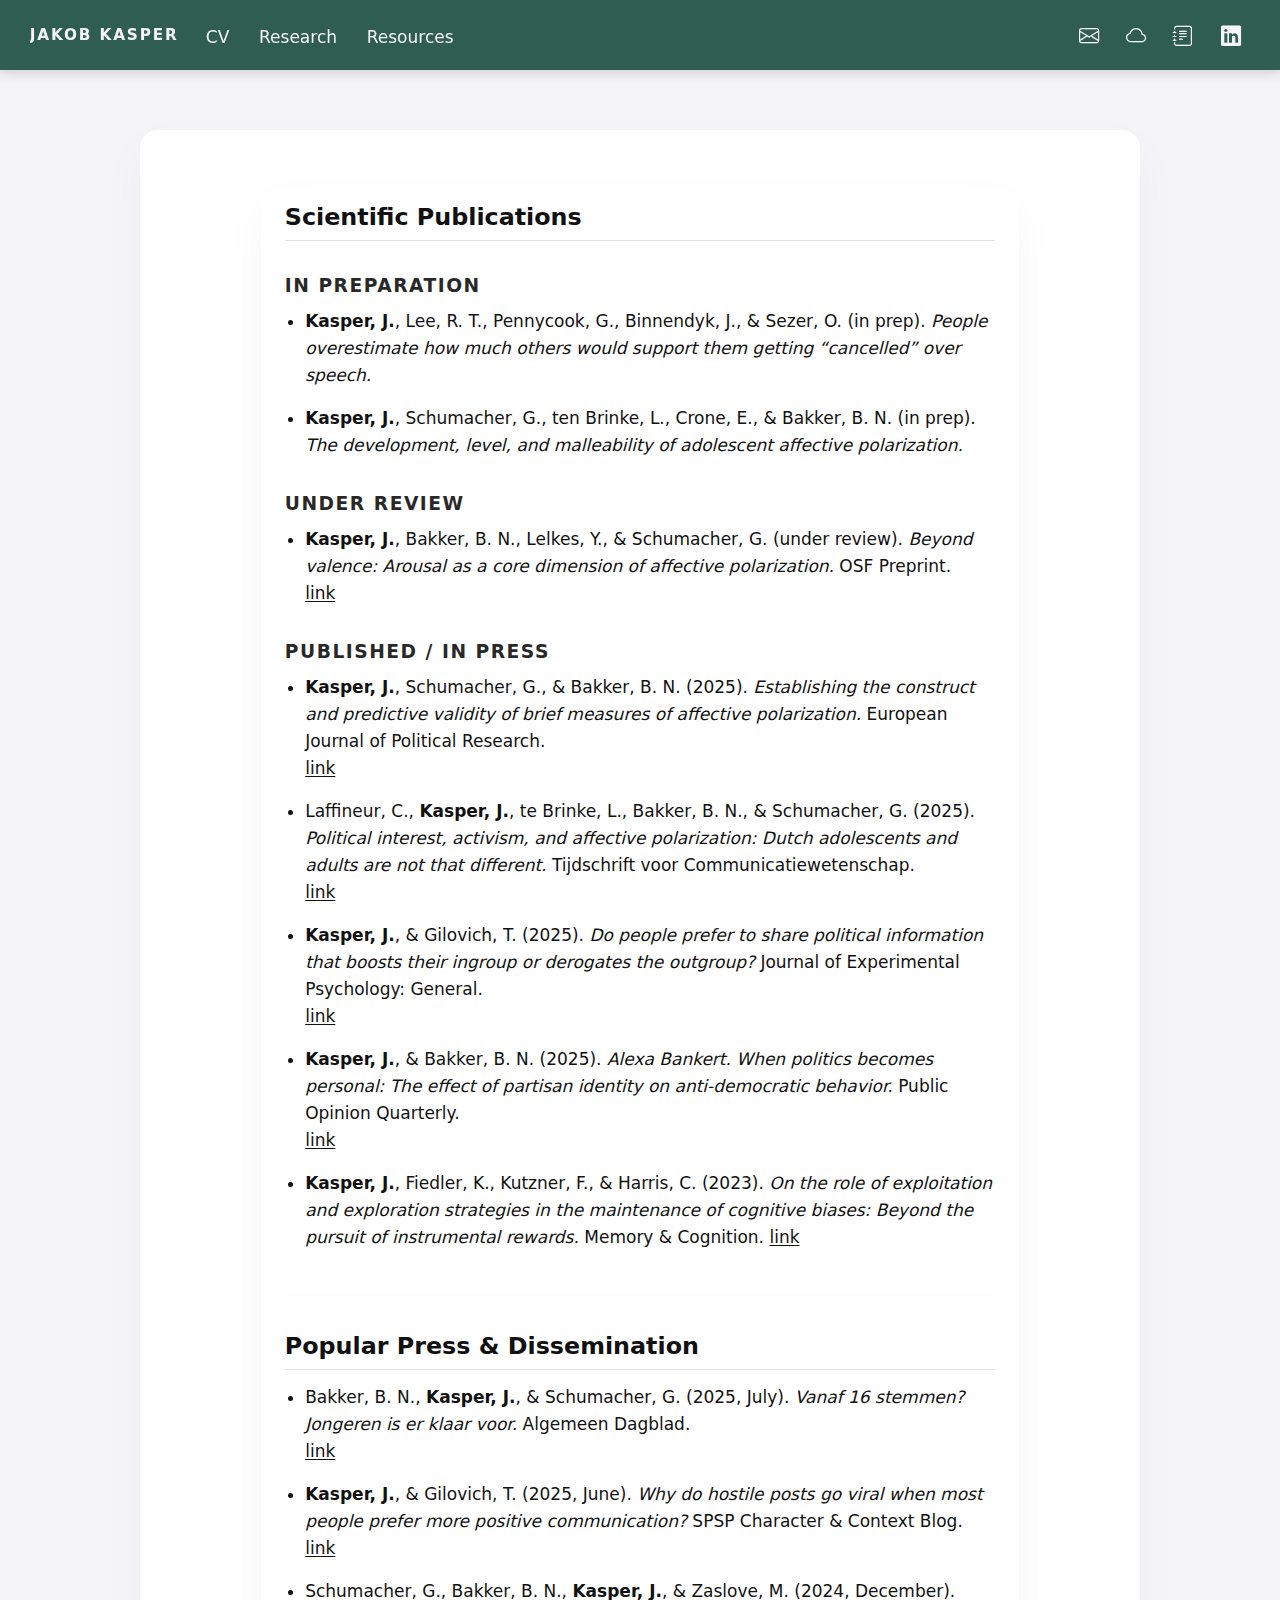
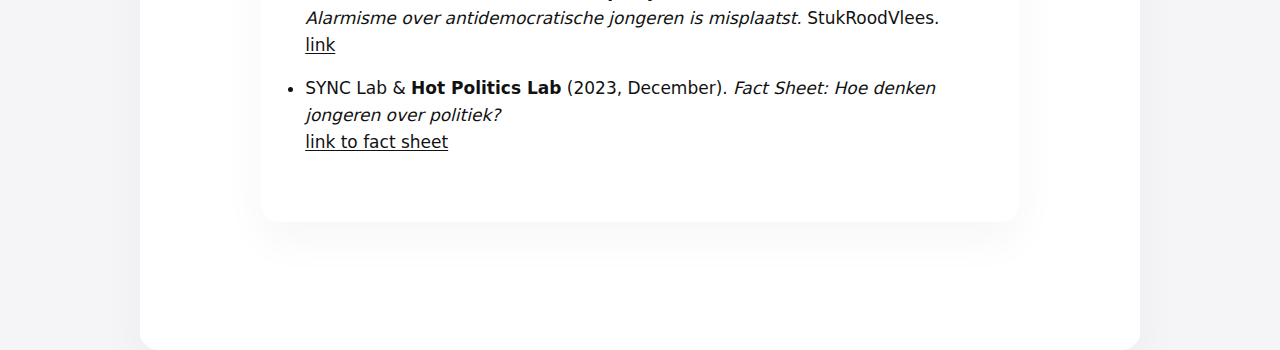
<file: docs/research.html>
<!DOCTYPE html>
<html xmlns="http://www.w3.org/1999/xhtml" lang="en" xml:lang="en"><head>

<meta charset="utf-8">
<meta name="generator" content="quarto-1.7.32">

<meta name="viewport" content="width=device-width, initial-scale=1.0, user-scalable=yes">


<title>Publications – Jakob Kasper</title>
<style>
code{white-space: pre-wrap;}
span.smallcaps{font-variant: small-caps;}
div.columns{display: flex; gap: min(4vw, 1.5em);}
div.column{flex: auto; overflow-x: auto;}
div.hanging-indent{margin-left: 1.5em; text-indent: -1.5em;}
ul.task-list{list-style: none;}
ul.task-list li input[type="checkbox"] {
  width: 0.8em;
  margin: 0 0.8em 0.2em -1em; /* quarto-specific, see https://github.com/quarto-dev/quarto-cli/issues/4556 */ 
  vertical-align: middle;
}
</style>


<script src="site_libs/quarto-nav/quarto-nav.js"></script>
<script src="site_libs/quarto-nav/headroom.min.js"></script>
<script src="site_libs/clipboard/clipboard.min.js"></script>
<script src="site_libs/quarto-html/quarto.js" type="module"></script>
<script src="site_libs/quarto-html/tabsets/tabsets.js" type="module"></script>
<script src="site_libs/quarto-html/popper.min.js"></script>
<script src="site_libs/quarto-html/tippy.umd.min.js"></script>
<script src="site_libs/quarto-html/anchor.min.js"></script>
<link href="site_libs/quarto-html/tippy.css" rel="stylesheet">
<link href="site_libs/quarto-html/quarto-syntax-highlighting-37eea08aefeeee20ff55810ff984fec1.css" rel="stylesheet" id="quarto-text-highlighting-styles">
<script src="site_libs/bootstrap/bootstrap.min.js"></script>
<link href="site_libs/bootstrap/bootstrap-icons.css" rel="stylesheet">
<link href="site_libs/bootstrap/bootstrap-991b1886d3c685c7aa2b62b80640c7af.min.css" rel="stylesheet" append-hash="true" id="quarto-bootstrap" data-mode="light">
<script id="quarto-search-options" type="application/json">{
  "language": {
    "search-no-results-text": "No results",
    "search-matching-documents-text": "matching documents",
    "search-copy-link-title": "Copy link to search",
    "search-hide-matches-text": "Hide additional matches",
    "search-more-match-text": "more match in this document",
    "search-more-matches-text": "more matches in this document",
    "search-clear-button-title": "Clear",
    "search-text-placeholder": "",
    "search-detached-cancel-button-title": "Cancel",
    "search-submit-button-title": "Submit",
    "search-label": "Search"
  }
}</script>


<link rel="stylesheet" href="style.css">
</head>

<body class="nav-fixed fullcontent quarto-light">

<div id="quarto-search-results"></div>
  <header id="quarto-header" class="headroom fixed-top">
    <nav class="navbar navbar-expand-lg " data-bs-theme="dark">
      <div class="navbar-container container-fluid">
      <div class="navbar-brand-container mx-auto">
    <a class="navbar-brand" href="./index.html">
    <span class="navbar-title">Jakob Kasper</span>
    </a>
  </div>
          <button class="navbar-toggler" type="button" data-bs-toggle="collapse" data-bs-target="#navbarCollapse" aria-controls="navbarCollapse" role="menu" aria-expanded="false" aria-label="Toggle navigation" onclick="if (window.quartoToggleHeadroom) { window.quartoToggleHeadroom(); }">
  <span class="navbar-toggler-icon"></span>
</button>
          <div class="collapse navbar-collapse" id="navbarCollapse">
            <ul class="navbar-nav navbar-nav-scroll me-auto">
  <li class="nav-item">
    <a class="nav-link" href="./cv.html"> 
<span class="menu-text">CV</span></a>
  </li>  
  <li class="nav-item">
    <a class="nav-link active" href="./research.html" aria-current="page"> 
<span class="menu-text">Research</span></a>
  </li>  
  <li class="nav-item">
    <a class="nav-link" href="./resources.html"> 
<span class="menu-text">Resources</span></a>
  </li>  
</ul>
            <ul class="navbar-nav navbar-nav-scroll ms-auto">
  <li class="nav-item compact">
    <a class="nav-link" href="mailto:j.kasper@uva.nl"> <i class="bi bi-envelope" role="img" aria-label="Email">
</i> 
<span class="menu-text"></span></a>
  </li>  
  <li class="nav-item compact">
    <a class="nav-link" href="https://bsky.app/profile/jakobkas.bsky.social"> <i class="bi bi-cloud" role="img" aria-label="Bluesky">
</i> 
<span class="menu-text"></span></a>
  </li>  
  <li class="nav-item compact">
    <a class="nav-link" href="https://scholar.google.com/citations?user=B0EWNtMAAAAJ&amp;hl=nl&amp;oi=ao"> <i class="bi bi-journal-text" role="img" aria-label="Google Scholar">
</i> 
<span class="menu-text"></span></a>
  </li>  
  <li class="nav-item compact">
    <a class="nav-link" href="https://www.linkedin.com/in/jakob-kasper-890914184/"> <i class="bi bi-linkedin" role="img" aria-label="LinkedIn">
</i> 
<span class="menu-text"></span></a>
  </li>  
</ul>
          </div> <!-- /navcollapse -->
            <div class="quarto-navbar-tools">
</div>
      </div> <!-- /container-fluid -->
    </nav>
</header>
<!-- content -->
<div id="quarto-content" class="quarto-container page-columns page-rows-contents page-layout-article page-navbar">
<!-- sidebar -->
<!-- margin-sidebar -->
    
<!-- main -->
<main class="content" id="quarto-document-content">

<header id="title-block-header" class="quarto-title-block default">
<div class="quarto-title">
<h1 class="title">Publications</h1>
</div>



<div class="quarto-title-meta">

    
  
    
  </div>
  


</header>


<section id="scientific-publications" class="level2">
<h2 class="anchored" data-anchor-id="scientific-publications">Scientific Publications</h2>
<section id="in-preparation" class="level3">
<h3 class="anchored" data-anchor-id="in-preparation">In preparation</h3>
<ul>
<li><p><strong>Kasper, J.</strong>, Lee, R. T., Pennycook, G., Binnendyk, J., &amp; Sezer, O. (in prep). <em>People overestimate how much others would support them getting “cancelled” over speech.</em></p></li>
<li><p><strong>Kasper, J.</strong>, Schumacher, G., ten Brinke, L., Crone, E., &amp; Bakker, B. N. (in prep). <em>The development, level, and malleability of adolescent affective polarization.</em></p></li>
</ul>
</section>
<section id="under-review" class="level3">
<h3 class="anchored" data-anchor-id="under-review">Under review</h3>
<ul>
<li><strong>Kasper, J.</strong>, Bakker, B. N., Lelkes, Y., &amp; Schumacher, G. (under review). <em>Beyond valence: Arousal as a core dimension of affective polarization.</em> OSF Preprint.<br>
<a href="https://doi.org/10.31234/osf.io/5dfbj_v1">link</a></li>
</ul>
</section>
<section id="published-in-press" class="level3">
<h3 class="anchored" data-anchor-id="published-in-press">Published / In press</h3>
<ul>
<li><p><strong>Kasper, J.</strong>, Schumacher, G., &amp; Bakker, B. N. (2025). <em>Establishing the construct and predictive validity of brief measures of affective polarization.</em> European Journal of Political Research.<br>
<a href="https://doi.org/10.1111/1475-6765.70022">link</a></p></li>
<li><p>Laffineur, C., <strong>Kasper, J.</strong>, te Brinke, L., Bakker, B. N., &amp; Schumacher, G. (2025). <em>Political interest, activism, and affective polarization: Dutch adolescents and adults are not that different.</em> Tijdschrift voor Communicatiewetenschap.<br>
<a href="https://doi.org/10.5117/TCW2025.2.006.LAFF">link</a></p></li>
<li><p><strong>Kasper, J.</strong>, &amp; Gilovich, T. (2025). <em>Do people prefer to share political information that boosts their ingroup or derogates the outgroup?</em> Journal of Experimental Psychology: General.<br>
<a href="https://doi.org/10.1037/xge0001683">link</a></p></li>
<li><p><strong>Kasper, J.</strong>, &amp; Bakker, B. N. (2025). <em>Alexa Bankert. When politics becomes personal: The effect of partisan identity on anti-democratic behavior.</em> Public Opinion Quarterly.<br>
<a href="https://doi.org/10.1093/poq/nfaf025">link</a></p></li>
<li><p><strong>Kasper, J.</strong>, Fiedler, K., Kutzner, F., &amp; Harris, C. (2023). <em>On the role of exploitation and exploration strategies in the maintenance of cognitive biases: Beyond the pursuit of instrumental rewards.</em> Memory &amp; Cognition. <a href="https://doi.org/10.3758/s13421-023-01393-8">link</a></p></li>
</ul>
<hr>
</section>
</section>
<section id="popular-press-dissemination" class="level2">
<h2 class="anchored" data-anchor-id="popular-press-dissemination">Popular Press &amp; Dissemination</h2>
<ul>
<li><p>Bakker, B. N., <strong>Kasper, J.</strong>, &amp; Schumacher, G. (2025, July). <em>Vanaf 16 stemmen? Jongeren is er klaar voor.</em> Algemeen Dagblad.<br>
<a href="https://www.ad.nl/opinie/opinie-vanaf-16-jaar-stemmen-de-jongere-is-er-klaar-voor~ab2d4131/?referrer=https%3A%2F%2Fwww.linkedin.com%2F">link</a></p></li>
<li><p><strong>Kasper, J.</strong>, &amp; Gilovich, T. (2025, June). <em>Why do hostile posts go viral when most people prefer more positive communication?</em> SPSP Character &amp; Context Blog.<br>
<a href="https://spsp.org/news/character-and-context-blog/kasper-gilovich-hostile-social-media-goes-viral-people-prefer-positive-communication">link</a></p></li>
<li><p>Schumacher, G., Bakker, B. N., <strong>Kasper, J.</strong>, &amp; Zaslove, M. (2024, December). <em>Alarmisme over antidemocratische jongeren is misplaatst.</em> StukRoodVlees.<br>
<a href="https://stukroodvlees.nl/alarmisme-over-antidemocratische-jongeren-is-misplaatst/">link</a></p></li>
<li><p>SYNC Lab &amp; <strong>Hot Politics Lab</strong> (2023, December). <em>Fact Sheet: Hoe denken jongeren over politiek?</em><br>
<a href="https://www.linkedin.com/posts/lysanne-te-brinke-12523164_fact-sheet-jongeren-politiek-activity-7123239380172853248-PLpE/?originalSubdomain=nl">link to fact sheet</a></p></li>
</ul>


</section>

</main> <!-- /main -->
<script id="quarto-html-after-body" type="application/javascript">
  window.document.addEventListener("DOMContentLoaded", function (event) {
    const icon = "";
    const anchorJS = new window.AnchorJS();
    anchorJS.options = {
      placement: 'right',
      icon: icon
    };
    anchorJS.add('.anchored');
    const isCodeAnnotation = (el) => {
      for (const clz of el.classList) {
        if (clz.startsWith('code-annotation-')) {                     
          return true;
        }
      }
      return false;
    }
    const onCopySuccess = function(e) {
      // button target
      const button = e.trigger;
      // don't keep focus
      button.blur();
      // flash "checked"
      button.classList.add('code-copy-button-checked');
      var currentTitle = button.getAttribute("title");
      button.setAttribute("title", "Copied!");
      let tooltip;
      if (window.bootstrap) {
        button.setAttribute("data-bs-toggle", "tooltip");
        button.setAttribute("data-bs-placement", "left");
        button.setAttribute("data-bs-title", "Copied!");
        tooltip = new bootstrap.Tooltip(button, 
          { trigger: "manual", 
            customClass: "code-copy-button-tooltip",
            offset: [0, -8]});
        tooltip.show();    
      }
      setTimeout(function() {
        if (tooltip) {
          tooltip.hide();
          button.removeAttribute("data-bs-title");
          button.removeAttribute("data-bs-toggle");
          button.removeAttribute("data-bs-placement");
        }
        button.setAttribute("title", currentTitle);
        button.classList.remove('code-copy-button-checked');
      }, 1000);
      // clear code selection
      e.clearSelection();
    }
    const getTextToCopy = function(trigger) {
        const codeEl = trigger.previousElementSibling.cloneNode(true);
        for (const childEl of codeEl.children) {
          if (isCodeAnnotation(childEl)) {
            childEl.remove();
          }
        }
        return codeEl.innerText;
    }
    const clipboard = new window.ClipboardJS('.code-copy-button:not([data-in-quarto-modal])', {
      text: getTextToCopy
    });
    clipboard.on('success', onCopySuccess);
    if (window.document.getElementById('quarto-embedded-source-code-modal')) {
      const clipboardModal = new window.ClipboardJS('.code-copy-button[data-in-quarto-modal]', {
        text: getTextToCopy,
        container: window.document.getElementById('quarto-embedded-source-code-modal')
      });
      clipboardModal.on('success', onCopySuccess);
    }
      var localhostRegex = new RegExp(/^(?:http|https):\/\/localhost\:?[0-9]*\//);
      var mailtoRegex = new RegExp(/^mailto:/);
        var filterRegex = new RegExp('/' + window.location.host + '/');
      var isInternal = (href) => {
          return filterRegex.test(href) || localhostRegex.test(href) || mailtoRegex.test(href);
      }
      // Inspect non-navigation links and adorn them if external
     var links = window.document.querySelectorAll('a[href]:not(.nav-link):not(.navbar-brand):not(.toc-action):not(.sidebar-link):not(.sidebar-item-toggle):not(.pagination-link):not(.no-external):not([aria-hidden]):not(.dropdown-item):not(.quarto-navigation-tool):not(.about-link)');
      for (var i=0; i<links.length; i++) {
        const link = links[i];
        if (!isInternal(link.href)) {
          // undo the damage that might have been done by quarto-nav.js in the case of
          // links that we want to consider external
          if (link.dataset.originalHref !== undefined) {
            link.href = link.dataset.originalHref;
          }
        }
      }
    function tippyHover(el, contentFn, onTriggerFn, onUntriggerFn) {
      const config = {
        allowHTML: true,
        maxWidth: 500,
        delay: 100,
        arrow: false,
        appendTo: function(el) {
            return el.parentElement;
        },
        interactive: true,
        interactiveBorder: 10,
        theme: 'quarto',
        placement: 'bottom-start',
      };
      if (contentFn) {
        config.content = contentFn;
      }
      if (onTriggerFn) {
        config.onTrigger = onTriggerFn;
      }
      if (onUntriggerFn) {
        config.onUntrigger = onUntriggerFn;
      }
      window.tippy(el, config); 
    }
    const noterefs = window.document.querySelectorAll('a[role="doc-noteref"]');
    for (var i=0; i<noterefs.length; i++) {
      const ref = noterefs[i];
      tippyHover(ref, function() {
        // use id or data attribute instead here
        let href = ref.getAttribute('data-footnote-href') || ref.getAttribute('href');
        try { href = new URL(href).hash; } catch {}
        const id = href.replace(/^#\/?/, "");
        const note = window.document.getElementById(id);
        if (note) {
          return note.innerHTML;
        } else {
          return "";
        }
      });
    }
    const xrefs = window.document.querySelectorAll('a.quarto-xref');
    const processXRef = (id, note) => {
      // Strip column container classes
      const stripColumnClz = (el) => {
        el.classList.remove("page-full", "page-columns");
        if (el.children) {
          for (const child of el.children) {
            stripColumnClz(child);
          }
        }
      }
      stripColumnClz(note)
      if (id === null || id.startsWith('sec-')) {
        // Special case sections, only their first couple elements
        const container = document.createElement("div");
        if (note.children && note.children.length > 2) {
          container.appendChild(note.children[0].cloneNode(true));
          for (let i = 1; i < note.children.length; i++) {
            const child = note.children[i];
            if (child.tagName === "P" && child.innerText === "") {
              continue;
            } else {
              container.appendChild(child.cloneNode(true));
              break;
            }
          }
          if (window.Quarto?.typesetMath) {
            window.Quarto.typesetMath(container);
          }
          return container.innerHTML
        } else {
          if (window.Quarto?.typesetMath) {
            window.Quarto.typesetMath(note);
          }
          return note.innerHTML;
        }
      } else {
        // Remove any anchor links if they are present
        const anchorLink = note.querySelector('a.anchorjs-link');
        if (anchorLink) {
          anchorLink.remove();
        }
        if (window.Quarto?.typesetMath) {
          window.Quarto.typesetMath(note);
        }
        if (note.classList.contains("callout")) {
          return note.outerHTML;
        } else {
          return note.innerHTML;
        }
      }
    }
    for (var i=0; i<xrefs.length; i++) {
      const xref = xrefs[i];
      tippyHover(xref, undefined, function(instance) {
        instance.disable();
        let url = xref.getAttribute('href');
        let hash = undefined; 
        if (url.startsWith('#')) {
          hash = url;
        } else {
          try { hash = new URL(url).hash; } catch {}
        }
        if (hash) {
          const id = hash.replace(/^#\/?/, "");
          const note = window.document.getElementById(id);
          if (note !== null) {
            try {
              const html = processXRef(id, note.cloneNode(true));
              instance.setContent(html);
            } finally {
              instance.enable();
              instance.show();
            }
          } else {
            // See if we can fetch this
            fetch(url.split('#')[0])
            .then(res => res.text())
            .then(html => {
              const parser = new DOMParser();
              const htmlDoc = parser.parseFromString(html, "text/html");
              const note = htmlDoc.getElementById(id);
              if (note !== null) {
                const html = processXRef(id, note);
                instance.setContent(html);
              } 
            }).finally(() => {
              instance.enable();
              instance.show();
            });
          }
        } else {
          // See if we can fetch a full url (with no hash to target)
          // This is a special case and we should probably do some content thinning / targeting
          fetch(url)
          .then(res => res.text())
          .then(html => {
            const parser = new DOMParser();
            const htmlDoc = parser.parseFromString(html, "text/html");
            const note = htmlDoc.querySelector('main.content');
            if (note !== null) {
              // This should only happen for chapter cross references
              // (since there is no id in the URL)
              // remove the first header
              if (note.children.length > 0 && note.children[0].tagName === "HEADER") {
                note.children[0].remove();
              }
              const html = processXRef(null, note);
              instance.setContent(html);
            } 
          }).finally(() => {
            instance.enable();
            instance.show();
          });
        }
      }, function(instance) {
      });
    }
        let selectedAnnoteEl;
        const selectorForAnnotation = ( cell, annotation) => {
          let cellAttr = 'data-code-cell="' + cell + '"';
          let lineAttr = 'data-code-annotation="' +  annotation + '"';
          const selector = 'span[' + cellAttr + '][' + lineAttr + ']';
          return selector;
        }
        const selectCodeLines = (annoteEl) => {
          const doc = window.document;
          const targetCell = annoteEl.getAttribute("data-target-cell");
          const targetAnnotation = annoteEl.getAttribute("data-target-annotation");
          const annoteSpan = window.document.querySelector(selectorForAnnotation(targetCell, targetAnnotation));
          const lines = annoteSpan.getAttribute("data-code-lines").split(",");
          const lineIds = lines.map((line) => {
            return targetCell + "-" + line;
          })
          let top = null;
          let height = null;
          let parent = null;
          if (lineIds.length > 0) {
              //compute the position of the single el (top and bottom and make a div)
              const el = window.document.getElementById(lineIds[0]);
              top = el.offsetTop;
              height = el.offsetHeight;
              parent = el.parentElement.parentElement;
            if (lineIds.length > 1) {
              const lastEl = window.document.getElementById(lineIds[lineIds.length - 1]);
              const bottom = lastEl.offsetTop + lastEl.offsetHeight;
              height = bottom - top;
            }
            if (top !== null && height !== null && parent !== null) {
              // cook up a div (if necessary) and position it 
              let div = window.document.getElementById("code-annotation-line-highlight");
              if (div === null) {
                div = window.document.createElement("div");
                div.setAttribute("id", "code-annotation-line-highlight");
                div.style.position = 'absolute';
                parent.appendChild(div);
              }
              div.style.top = top - 2 + "px";
              div.style.height = height + 4 + "px";
              div.style.left = 0;
              let gutterDiv = window.document.getElementById("code-annotation-line-highlight-gutter");
              if (gutterDiv === null) {
                gutterDiv = window.document.createElement("div");
                gutterDiv.setAttribute("id", "code-annotation-line-highlight-gutter");
                gutterDiv.style.position = 'absolute';
                const codeCell = window.document.getElementById(targetCell);
                const gutter = codeCell.querySelector('.code-annotation-gutter');
                gutter.appendChild(gutterDiv);
              }
              gutterDiv.style.top = top - 2 + "px";
              gutterDiv.style.height = height + 4 + "px";
            }
            selectedAnnoteEl = annoteEl;
          }
        };
        const unselectCodeLines = () => {
          const elementsIds = ["code-annotation-line-highlight", "code-annotation-line-highlight-gutter"];
          elementsIds.forEach((elId) => {
            const div = window.document.getElementById(elId);
            if (div) {
              div.remove();
            }
          });
          selectedAnnoteEl = undefined;
        };
          // Handle positioning of the toggle
      window.addEventListener(
        "resize",
        throttle(() => {
          elRect = undefined;
          if (selectedAnnoteEl) {
            selectCodeLines(selectedAnnoteEl);
          }
        }, 10)
      );
      function throttle(fn, ms) {
      let throttle = false;
      let timer;
        return (...args) => {
          if(!throttle) { // first call gets through
              fn.apply(this, args);
              throttle = true;
          } else { // all the others get throttled
              if(timer) clearTimeout(timer); // cancel #2
              timer = setTimeout(() => {
                fn.apply(this, args);
                timer = throttle = false;
              }, ms);
          }
        };
      }
        // Attach click handler to the DT
        const annoteDls = window.document.querySelectorAll('dt[data-target-cell]');
        for (const annoteDlNode of annoteDls) {
          annoteDlNode.addEventListener('click', (event) => {
            const clickedEl = event.target;
            if (clickedEl !== selectedAnnoteEl) {
              unselectCodeLines();
              const activeEl = window.document.querySelector('dt[data-target-cell].code-annotation-active');
              if (activeEl) {
                activeEl.classList.remove('code-annotation-active');
              }
              selectCodeLines(clickedEl);
              clickedEl.classList.add('code-annotation-active');
            } else {
              // Unselect the line
              unselectCodeLines();
              clickedEl.classList.remove('code-annotation-active');
            }
          });
        }
    const findCites = (el) => {
      const parentEl = el.parentElement;
      if (parentEl) {
        const cites = parentEl.dataset.cites;
        if (cites) {
          return {
            el,
            cites: cites.split(' ')
          };
        } else {
          return findCites(el.parentElement)
        }
      } else {
        return undefined;
      }
    };
    var bibliorefs = window.document.querySelectorAll('a[role="doc-biblioref"]');
    for (var i=0; i<bibliorefs.length; i++) {
      const ref = bibliorefs[i];
      const citeInfo = findCites(ref);
      if (citeInfo) {
        tippyHover(citeInfo.el, function() {
          var popup = window.document.createElement('div');
          citeInfo.cites.forEach(function(cite) {
            var citeDiv = window.document.createElement('div');
            citeDiv.classList.add('hanging-indent');
            citeDiv.classList.add('csl-entry');
            var biblioDiv = window.document.getElementById('ref-' + cite);
            if (biblioDiv) {
              citeDiv.innerHTML = biblioDiv.innerHTML;
            }
            popup.appendChild(citeDiv);
          });
          return popup.innerHTML;
        });
      }
    }
  });
  </script>
</div> <!-- /content -->




</body></html>
</file>
<file: docs/site_libs/quarto-html/tippy.css>
.tippy-box[data-animation=fade][data-state=hidden]{opacity:0}[data-tippy-root]{max-width:calc(100vw - 10px)}.tippy-box{position:relative;background-color:#333;color:#fff;border-radius:4px;font-size:14px;line-height:1.4;white-space:normal;outline:0;transition-property:transform,visibility,opacity}.tippy-box[data-placement^=top]>.tippy-arrow{bottom:0}.tippy-box[data-placement^=top]>.tippy-arrow:before{bottom:-7px;left:0;border-width:8px 8px 0;border-top-color:initial;transform-origin:center top}.tippy-box[data-placement^=bottom]>.tippy-arrow{top:0}.tippy-box[data-placement^=bottom]>.tippy-arrow:before{top:-7px;left:0;border-width:0 8px 8px;border-bottom-color:initial;transform-origin:center bottom}.tippy-box[data-placement^=left]>.tippy-arrow{right:0}.tippy-box[data-placement^=left]>.tippy-arrow:before{border-width:8px 0 8px 8px;border-left-color:initial;right:-7px;transform-origin:center left}.tippy-box[data-placement^=right]>.tippy-arrow{left:0}.tippy-box[data-placement^=right]>.tippy-arrow:before{left:-7px;border-width:8px 8px 8px 0;border-right-color:initial;transform-origin:center right}.tippy-box[data-inertia][data-state=visible]{transition-timing-function:cubic-bezier(.54,1.5,.38,1.11)}.tippy-arrow{width:16px;height:16px;color:#333}.tippy-arrow:before{content:"";position:absolute;border-color:transparent;border-style:solid}.tippy-content{position:relative;padding:5px 9px;z-index:1}
</file>
<file: docs/site_libs/quarto-html/quarto-syntax-highlighting-37eea08aefeeee20ff55810ff984fec1.css>
/* quarto syntax highlight colors */
:root {
  --quarto-hl-ot-color: #003B4F;
  --quarto-hl-at-color: #657422;
  --quarto-hl-ss-color: #20794D;
  --quarto-hl-an-color: #5E5E5E;
  --quarto-hl-fu-color: #4758AB;
  --quarto-hl-st-color: #20794D;
  --quarto-hl-cf-color: #003B4F;
  --quarto-hl-op-color: #5E5E5E;
  --quarto-hl-er-color: #AD0000;
  --quarto-hl-bn-color: #AD0000;
  --quarto-hl-al-color: #AD0000;
  --quarto-hl-va-color: #111111;
  --quarto-hl-bu-color: inherit;
  --quarto-hl-ex-color: inherit;
  --quarto-hl-pp-color: #AD0000;
  --quarto-hl-in-color: #5E5E5E;
  --quarto-hl-vs-color: #20794D;
  --quarto-hl-wa-color: #5E5E5E;
  --quarto-hl-do-color: #5E5E5E;
  --quarto-hl-im-color: #00769E;
  --quarto-hl-ch-color: #20794D;
  --quarto-hl-dt-color: #AD0000;
  --quarto-hl-fl-color: #AD0000;
  --quarto-hl-co-color: #5E5E5E;
  --quarto-hl-cv-color: #5E5E5E;
  --quarto-hl-cn-color: #8f5902;
  --quarto-hl-sc-color: #5E5E5E;
  --quarto-hl-dv-color: #AD0000;
  --quarto-hl-kw-color: #003B4F;
}

/* other quarto variables */
:root {
  --quarto-font-monospace: SFMono-Regular, Menlo, Monaco, Consolas, "Liberation Mono", "Courier New", monospace;
}

/* syntax highlight based on Pandoc's rules */
pre > code.sourceCode > span {
  color: #003B4F;
}

code.sourceCode > span {
  color: #003B4F;
}

div.sourceCode,
div.sourceCode pre.sourceCode {
  color: #003B4F;
}

/* Normal */
code span {
  color: #003B4F;
}

/* Alert */
code span.al {
  color: #AD0000;
  font-style: inherit;
}

/* Annotation */
code span.an {
  color: #5E5E5E;
  font-style: inherit;
}

/* Attribute */
code span.at {
  color: #657422;
  font-style: inherit;
}

/* BaseN */
code span.bn {
  color: #AD0000;
  font-style: inherit;
}

/* BuiltIn */
code span.bu {
  font-style: inherit;
}

/* ControlFlow */
code span.cf {
  color: #003B4F;
  font-weight: bold;
  font-style: inherit;
}

/* Char */
code span.ch {
  color: #20794D;
  font-style: inherit;
}

/* Constant */
code span.cn {
  color: #8f5902;
  font-style: inherit;
}

/* Comment */
code span.co {
  color: #5E5E5E;
  font-style: inherit;
}

/* CommentVar */
code span.cv {
  color: #5E5E5E;
  font-style: italic;
}

/* Documentation */
code span.do {
  color: #5E5E5E;
  font-style: italic;
}

/* DataType */
code span.dt {
  color: #AD0000;
  font-style: inherit;
}

/* DecVal */
code span.dv {
  color: #AD0000;
  font-style: inherit;
}

/* Error */
code span.er {
  color: #AD0000;
  font-style: inherit;
}

/* Extension */
code span.ex {
  font-style: inherit;
}

/* Float */
code span.fl {
  color: #AD0000;
  font-style: inherit;
}

/* Function */
code span.fu {
  color: #4758AB;
  font-style: inherit;
}

/* Import */
code span.im {
  color: #00769E;
  font-style: inherit;
}

/* Information */
code span.in {
  color: #5E5E5E;
  font-style: inherit;
}

/* Keyword */
code span.kw {
  color: #003B4F;
  font-weight: bold;
  font-style: inherit;
}

/* Operator */
code span.op {
  color: #5E5E5E;
  font-style: inherit;
}

/* Other */
code span.ot {
  color: #003B4F;
  font-style: inherit;
}

/* Preprocessor */
code span.pp {
  color: #AD0000;
  font-style: inherit;
}

/* SpecialChar */
code span.sc {
  color: #5E5E5E;
  font-style: inherit;
}

/* SpecialString */
code span.ss {
  color: #20794D;
  font-style: inherit;
}

/* String */
code span.st {
  color: #20794D;
  font-style: inherit;
}

/* Variable */
code span.va {
  color: #111111;
  font-style: inherit;
}

/* VerbatimString */
code span.vs {
  color: #20794D;
  font-style: inherit;
}

/* Warning */
code span.wa {
  color: #5E5E5E;
  font-style: italic;
}

.prevent-inlining {
  content: "</";
}

/*# sourceMappingURL=27d3d809615f7771493d095567f04340.css.map */
</file>
<file: docs/style.css>
/* ---------- Base layout & typography ---------- */

body {
  font-family: system-ui, -apple-system, BlinkMacSystemFont, "Segoe UI", sans-serif;
  background-color: #f5f5f7;  /* soft light grey */
  color: #111111;
  margin: 0;
  -webkit-font-smoothing: antialiased;
  line-height: 1.6;
}

/* Center the main content in a "card" */
main.content,
.page-columns {
  max-width: 1000px;
  margin: 3.5rem auto 4rem;
  padding: 0 1.4rem 3rem;   /* slightly less side padding */
  background: #ffffff;
  border-radius: 18px;
  box-shadow: 0 18px 45px rgba(0, 0, 0, 0.04);
}

/* Tweak headings for a calmer hierarchy */
h1, .h1 {
  font-size: 2.1rem;
  font-weight: 600;
  letter-spacing: 0.02em;
  margin-bottom: 1.2rem;
}

h2, .h2 {
  font-size: 1.4rem;
  font-weight: 600;
  margin-top: 2.2rem;
  margin-bottom: 0.8rem;
}

h3, .h3 {
  font-size: 1.1rem;
  font-weight: 600;
  text-transform: uppercase;
  letter-spacing: 0.08em;
  margin-top: 2rem;
  margin-bottom: 0.6rem;
}

/* Paragraph spacing */
p {
  margin: 0 0 0.9rem 0;
}

/* Lists a bit tighter and aligned */
ul, ol {
  padding-left: 1.2rem;
  margin-top: 0.2rem;
  margin-bottom: 0.9rem;
}

/* ---------- Navbar ---------- */

.navbar {
  background-color: #2F5D50 !important;
  box-shadow: 0 2px 12px rgba(0, 0, 0, 0.18);
}

/* Brand (your name) */
.navbar .navbar-brand {
  font-weight: 600;
  letter-spacing: 0.12em;
  text-transform: uppercase;
  font-size: 0.9rem;
}

/* Links in navbar */
.navbar .navbar-brand,
.navbar .nav-link,
.navbar .nav-link:visited {
  color: #f5f5f5 !important;
}

.navbar .nav-link:hover,
.navbar .navbar-brand:hover {
  color: #d6d6d6 !important;
}

/* Icons on the right side: size + spacing */
.navbar .bi {
  font-size: 1.2rem;
  vertical-align: middle;
}

.navbar .nav-item + .nav-item {
  margin-left: 0.55rem;
}

/* ---------- Links in content ---------- */

a {
  color: #111111;
  text-decoration: underline;
  text-decoration-thickness: 1px;
  text-underline-offset: 2px;
  font-weight: normal;
}

a:hover {
  text-decoration-thickness: 2px;   
}


/* Don’t underline nav links */
.navbar a {
  text-decoration: none !important;
  border-bottom: none !important;
}

/* ---------- Misc cleanup ---------- */

/* Hide big title block Quarto adds at top of pages */
.quarto-title-block {
  display: none;
}

/* Softer horizontal rules */
hr {
  border: 0;
  border-top: 1px solid rgba(0, 0, 0, 0.06);
  margin: 2.5rem 0 1.5rem;
}

/* Code blocks & inline code */
code {
  font-family: SFMono-Regular, Menlo, Monaco, Consolas, "Liberation Mono", "Courier New", monospace;
  font-size: 0.9em;
  background: #f2f2f4;
  padding: 0.1rem 0.25rem;
  border-radius: 4px;
}

pre code {
  display: block;
  padding: 0.9rem 1rem;
  border-radius: 8px;
}

/* ---------- Floating Headshot (Rectangular Portrait) ---------- */

img.headshot {
  float: right !important;
  width: 200px !important;        /* slightly larger for rectangle */
  height: auto !important;        /* maintain natural aspect ratio */
  border-radius: 12px;            /* subtle rounded edges */
  object-fit: cover;
  margin: 0 0 1rem 1.7rem;        /* spacing around the image */
  border: 1px solid rgba(0, 0, 0, 0.06);
  box-shadow: 0 6px 18px rgba(0, 0, 0, 0.08);
}

/* Mobile-friendly version */
@media (max-width: 768px) {
  img.headshot {
    float: none !important;
    display: block;
    margin: 1.5rem auto 1.5rem;
    width: 180px !important;     /* bigger on mobile since it’s centered */
    height: auto !important;
  }
}

/* ---------- CV page styling ---------- */

.cv-download {
  margin: 0 0 1.5rem 0;
}

/* Big, obvious download button */
.cv-button {
  display: inline-block;
  font-size: 0.9rem;
  letter-spacing: 0.08em;
  text-transform: uppercase;
  border-radius: 999px;
  padding: 0.45rem 1.2rem;
  background-color: #000000;
  color: #ffffff;
  text-decoration: none;
}

.cv-button:hover {
  text-decoration: none;
  background-color: #222222;
}

/* Make the PDF viewer actually fill the content width */
.page-columns .cv-frame,
main .cv-frame,
.cv-frame {
  display: block;
  width: 100%;           /* take full width of the content column */
  max-width: 800px;      /* but don’t get too huge on big screens */
  height: 1200px;        /* desktop height */
  margin: 0 auto;
  border: 1px solid #e5e5e5;
  border-radius: 12px;
  box-shadow: 0 6px 24px rgba(0,0,0,0.06);
}

/* ---------- Resources PDF styling ---------- */

.resource-download {
  margin: 0 0 1.5rem 0;
}

.resource-button {
  display: inline-block;
  font-size: 0.9rem;
  letter-spacing: 0.08em;
  text-transform: uppercase;
  border-radius: 999px;
  padding: 0.45rem 1.2rem;
  background-color: #000000;
  color: #ffffff;
  text-decoration: none;
}

.resource-button:hover {
  background-color: #222222;
  text-decoration: none;
}

.resource-frame {
  display: block;
  width: 100%;
  max-width: 800px;
  height: 600px;       /* desktop height */
  margin: 0 auto;
  border: 1px solid #e5e5e5;
  border-radius: 12px;
  box-shadow: 0 6px 24px rgba(0,0,0,0.06);
}

/* Make PDF iframes shorter on small screens */
@media (max-width: 768px) {
  .cv-frame {
    height: 600px;
  }

  .resource-frame {
    height: 400px;
  }
}
</file>
